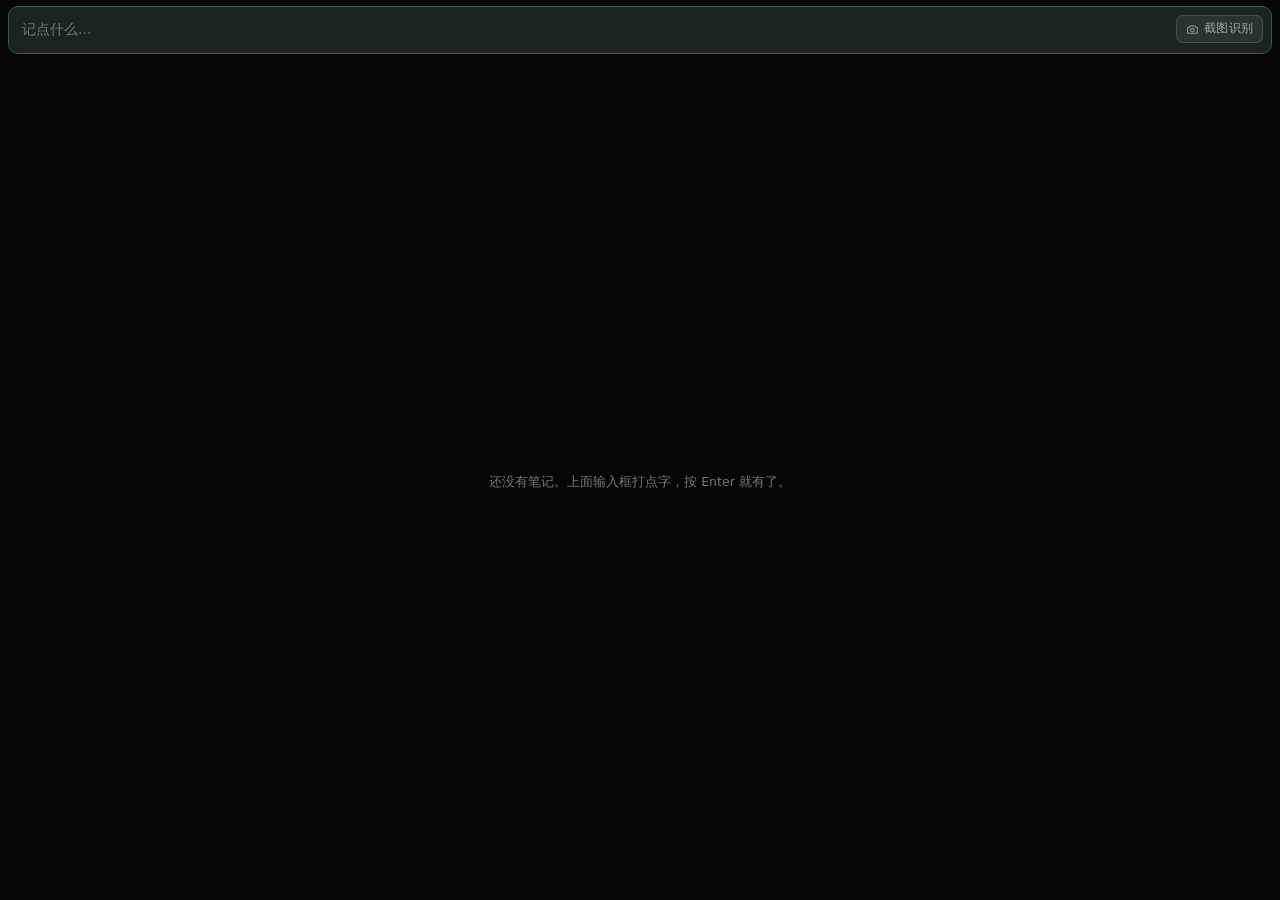
<file: web/index.html>
<!DOCTYPE html>
<html lang="zh-CN">
<head>
<meta charset="utf-8">
<meta name="viewport" content="width=device-width, initial-scale=1.0">
<title>随记</title>
<link rel="stylesheet" href="style.css?v=2841">
</head>
<body>

  <div class="composer-area">
    <div class="composer-wrap">
      <div class="composer-box">
        <textarea id="composer" class="composer" rows="1"
                  placeholder="记点什么…"></textarea>
        <button class="composer-ocr" id="composerOcr" type="button"
                title="截图识别：粘贴待办截图，自动拆成多条" aria-label="截图识别">
          <svg viewBox="0 0 16 16" width="13" height="13" aria-hidden="true"><path d="M2 5.2h2.1L5 3.6h6l.9 1.6H14v7.3H2z" fill="none" stroke="currentColor" stroke-width="1.25" stroke-linejoin="round"/><circle cx="8" cy="8.6" r="2.15" fill="none" stroke="currentColor" stroke-width="1.25"/></svg><span>截图识别</span>
        </button>
        <div class="composer-bar" id="composerBar">
          <div class="composer-hint" id="composerHint"><kbd>Enter</kbd> 新建</div>
          <button class="composer-clear" id="composerClear" type="button"
                  title="清除输入" aria-label="清除输入">清除</button>
        </div>
        <div class="cdrop" id="composerDrop" aria-hidden="true"></div>
      </div>
    </div>
    <!-- 批量编辑时占用输入框的位置（输入框隐藏），全选在左，操作在右 -->
    <div class="batchbar" id="batchbar">
      <button id="batchAll">全选</button>
      <button id="batchClean" title="把「已完成」里的全部移入回收站">清理</button>
      <span class="spacer"></span>
      <button id="batchTodo">设待办</button>
      <button id="batchDone">设已办</button>
      <button id="batchDel" class="danger">删除</button>
      <button id="batchExit">退出</button>
    </div>
  </div>

  <!-- 优先级筛选条：只有给优先级起了名字才出现（见 app.js renderStrip） -->
  <div class="fstrip" id="fstrip" aria-label="按优先级筛选"></div>

  <div class="searchbar" id="searchbar"></div>

  <div class="list-wrap">
    <div id="list"></div>
  </div>

  <button class="totop" id="totop" type="button" title="回到顶部"
          aria-label="回到顶部" tabindex="-1">
    <svg viewBox="0 0 16 16" aria-hidden="true">
      <path d="M8 12.5V3.8 M3.8 8 L8 3.8 L12.2 8"
            fill="none" stroke="currentColor" stroke-width="1.7"
            stroke-linecap="round" stroke-linejoin="round"/>
    </svg>
  </button>

  <button class="totop" id="todone" type="button" title="跳到已完成待办"
          aria-label="跳到已完成待办" tabindex="-1">
    <svg viewBox="0 0 16 16" aria-hidden="true">
      <path d="M3.4 8.5 L6.5 11.5 L12.6 4.7"
            fill="none" stroke="currentColor" stroke-width="1.7"
            stroke-linecap="round" stroke-linejoin="round"/>
    </svg>
  </button>

  <div class="edge-glow top"><i></i></div>
  <div class="edge-glow bottom"><i></i></div>

  <div class="hint" id="hint"></div>
  <div class="colorpop" id="colorpop"></div>

  <div class="panel" id="settings">
    <div class="box">
      <div class="hd"><b>设置</b><span class="x" id="setClose">✕</span></div>
      <div class="bd">
        <div style="font-size:12px;color:var(--muted);margin-bottom:8px">配色</div>
        <div class="palettes" id="palettes"></div>
        <div class="row" style="margin-top:12px"><span class="k">拖到边界的提示色</span><span class="edgecols" id="edgeColors"></span></div>
        <div class="row"><span class="k">提示闪烁节奏</span><span class="edgepulse" id="edgePulses"></span></div>

        <div class="sep"></div>
        <div class="secttl">优先级名称</div>
        <div class="labelgrid" id="labelGrid"></div>
        <div class="datanote">给每条优先级起个名字（最多 5 个字），它会显示在待办条左上角，也可以拿来筛选；留空就不显示。名字属于颜色本身，两端共用同一份。</div>

        <div style="height:14px"></div>
        <div class="row"><span class="k">开机自启</span><span class="switch" id="swAuto"><i></i></span></div>
        <div class="row"><span class="k">右键设为已完成</span><span class="switch" id="swRight"><i></i></span></div>
        <div class="row"><span class="k">回收站</span><span class="go" id="rowTrash">打开 ›</span></div>
        <div class="row"><span class="k">关闭窗口时收进托盘</span><span class="switch" id="swClose"><i></i></span></div>

        <div class="sep"></div>
        <div class="secttl">截图识别（OCR）</div>
        <div class="row"><span class="k">识别引擎</span>
          <select class="ocrsel" id="ocrEngine">
            <option value="baidu">百度 OCR（免费 1000 次/月）</option>
            <option value="space">OCR.space（免注册）</option>
            <option value="system">Windows 自带（离线）</option>
          </select>
        </div>
        <div class="ocrtune" id="ocrSpaceBox" style="display:none">
          <input class="lgin ocrkey" id="ocrSpaceKey" type="text" spellcheck="false" autocomplete="off" placeholder="OCR.space Key（留空用免费演示额度）">
        </div>
        <div class="ocrtune" id="ocrBaiduBox">
          <input class="lgin ocrkey" id="ocrKey" type="text" spellcheck="false" autocomplete="off" placeholder="百度 API Key">
          <input class="lgin ocrkey" id="ocrSecret" type="text" spellcheck="false" autocomplete="off" placeholder="百度 Secret Key">
        </div>
        <div class="datarow" style="margin-top:6px">
          <button id="btnOcrSave">保存</button>
          <button id="btnOcrTest" style="background:transparent;border:1px solid var(--line);color:var(--text)">测试</button>
        </div>
        <div class="datanote">百度：登录 cloud.baidu.com → 文字识别 → 创建应用，把 API Key / Secret Key 填进来，每月 1000 次免费。OCR.space 不用注册（演示额度有频率限制）。</div>

        <div class="sep"></div>
        <div class="secttl">数据目录</div>
        <div class="dataroot" id="dataRootPath">—</div>
        <div class="datarow">
          <button id="btnDataRoot">更改目录…</button>
          <span class="dsize" id="dataSize">—</span>
        </div>
        <div class="row"><span class="k">清理无主附件</span><span class="go" id="rowOrphan">检查 ›</span></div>
        <div class="datanote">改成 OneDrive 里的文件夹即可跨端同步；换目录会把当前待办<b>移动</b>过去（源目录清空），并与目标目录已有数据按 id 合并去重。</div>
      </div>
    </div>
  </div>

  <div class="panel" id="trashpanel">
    <div class="box">
      <div class="hd"><b>回收站</b><span class="thmeta" id="trashMeta"></span><span class="x" id="trashClose">✕</span></div>
      <div class="bd">
        <div id="trashlist"></div>
        <div style="margin-top:12px;text-align:right">
          <button id="trashEmpty" style="background:transparent;border:1px solid var(--line);color:#e0796f;font:inherit;font-size:12px;padding:6px 12px;border-radius:8px;cursor:pointer">清空回收站</button>
        </div>
      </div>
    </div>
  </div>

  <!-- 大文本查看器：超长笔记不在卡片里展开，在这里分页看/改 -->
  <div class="panel rawpanel" id="rawpanel">
    <div class="box">
      <div class="hd">
        <b id="rawTitle">全文</b>
        <span class="thmeta" id="rawMeta"></span>
        <span class="x" id="rawClose">✕</span>
      </div>
      <div class="bd">
        <div class="rawbody" id="rawBody"><div class="text md open" id="rawMd"></div></div>
        <textarea class="rawedit" id="rawEdit2" spellcheck="false" style="display:none"></textarea>
        <div class="rawnav">
          <button id="rawPrev" type="button">上一页</button>
          <span id="rawPage">1 / 1</span>
          <button id="rawNext" type="button">下一页</button>
          <span class="spacer"></span>
          <button id="rawEdit" class="primary" type="button">编辑全文</button>
          <button id="rawSave" type="button" style="display:none">保存</button>
        </div>
      </div>
    </div>
  </div>

  <script src="Sortable.min.js?v=2841"></script>
  <script src="app.js?v=2841"></script>
</body>
</html>
</file>
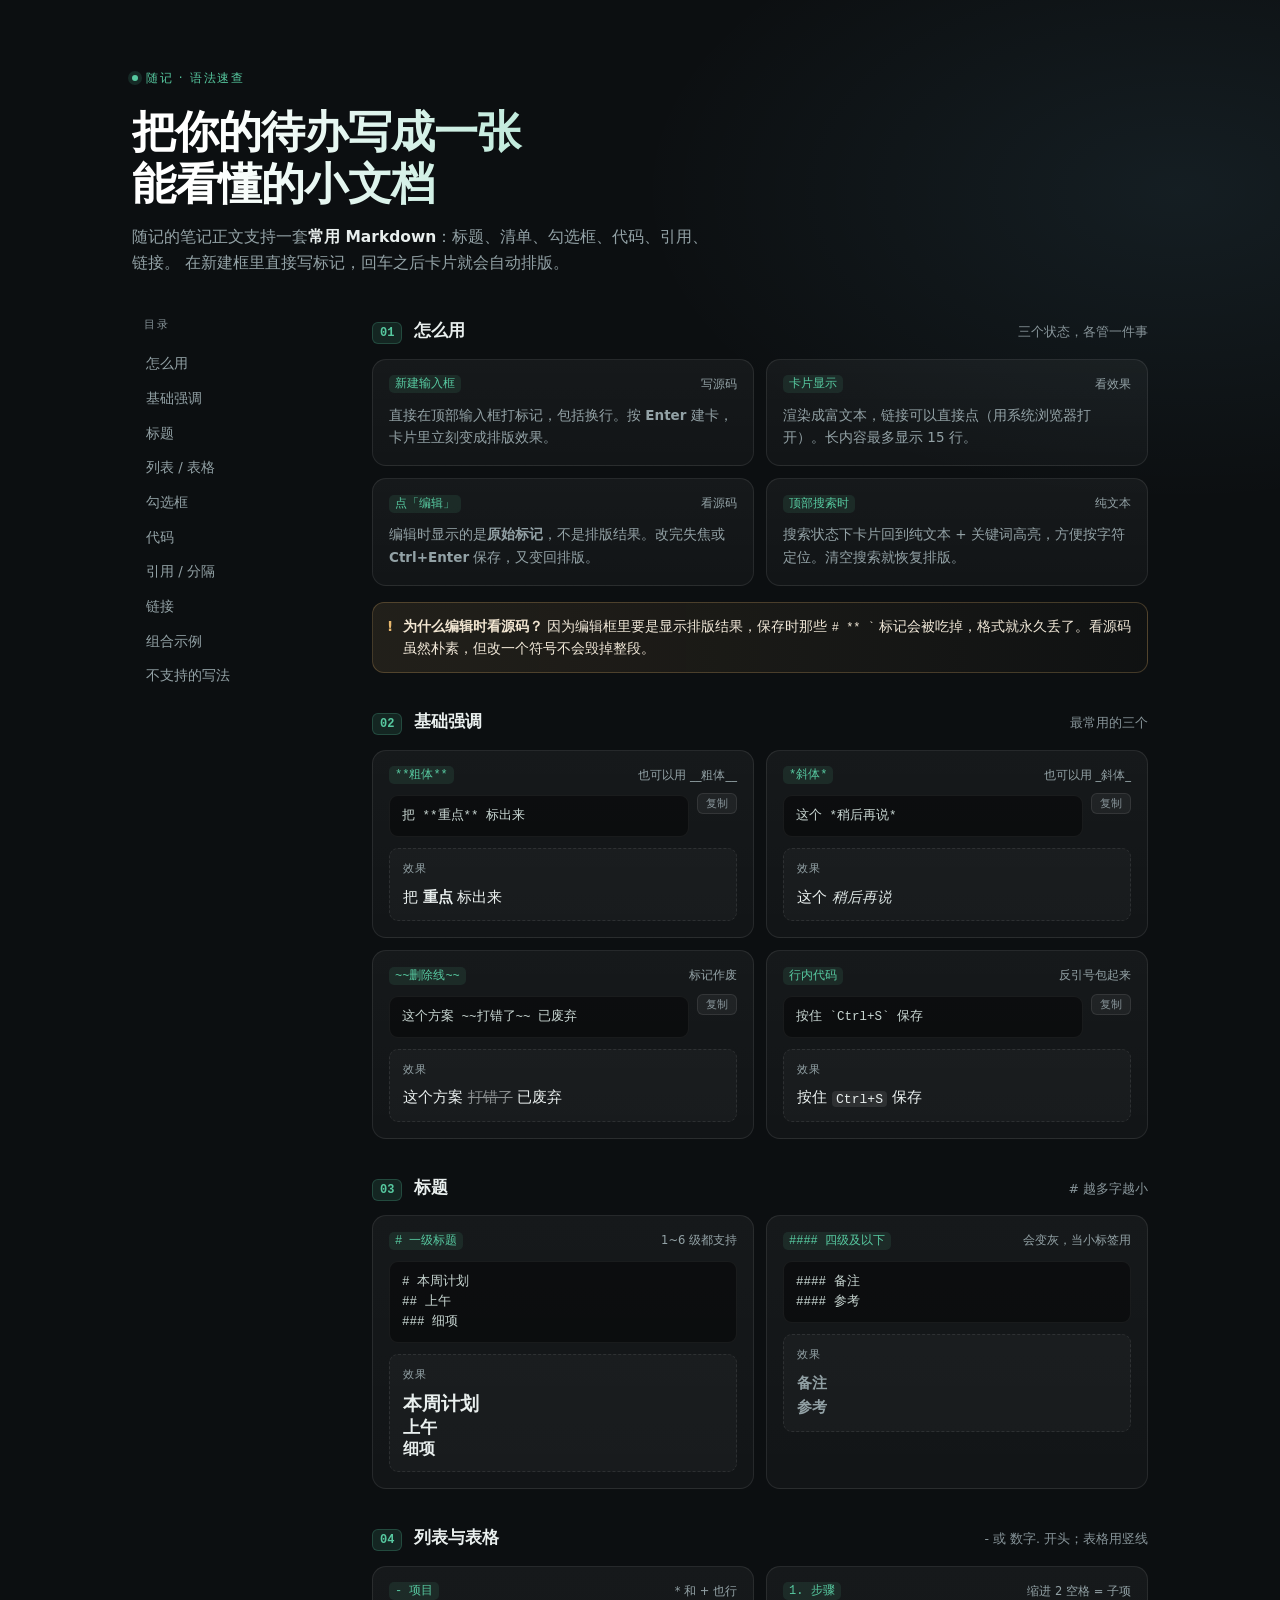
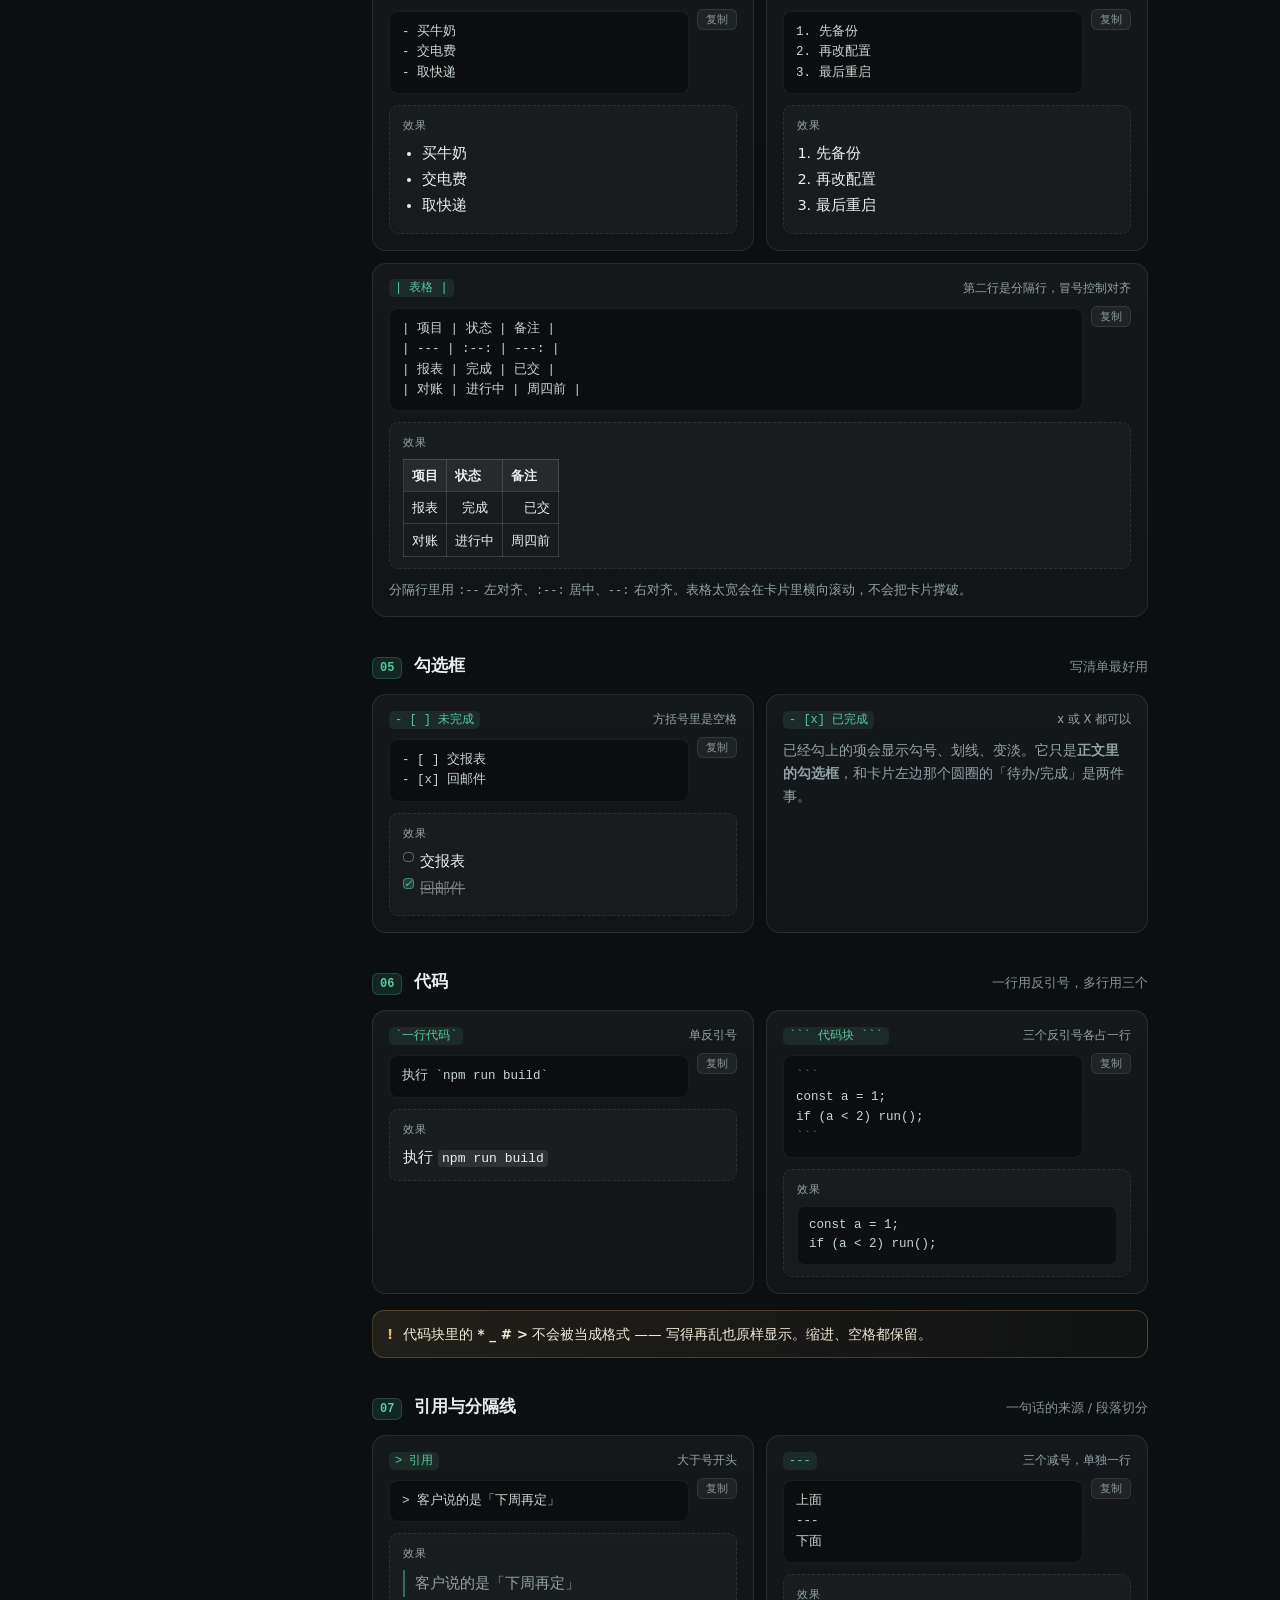
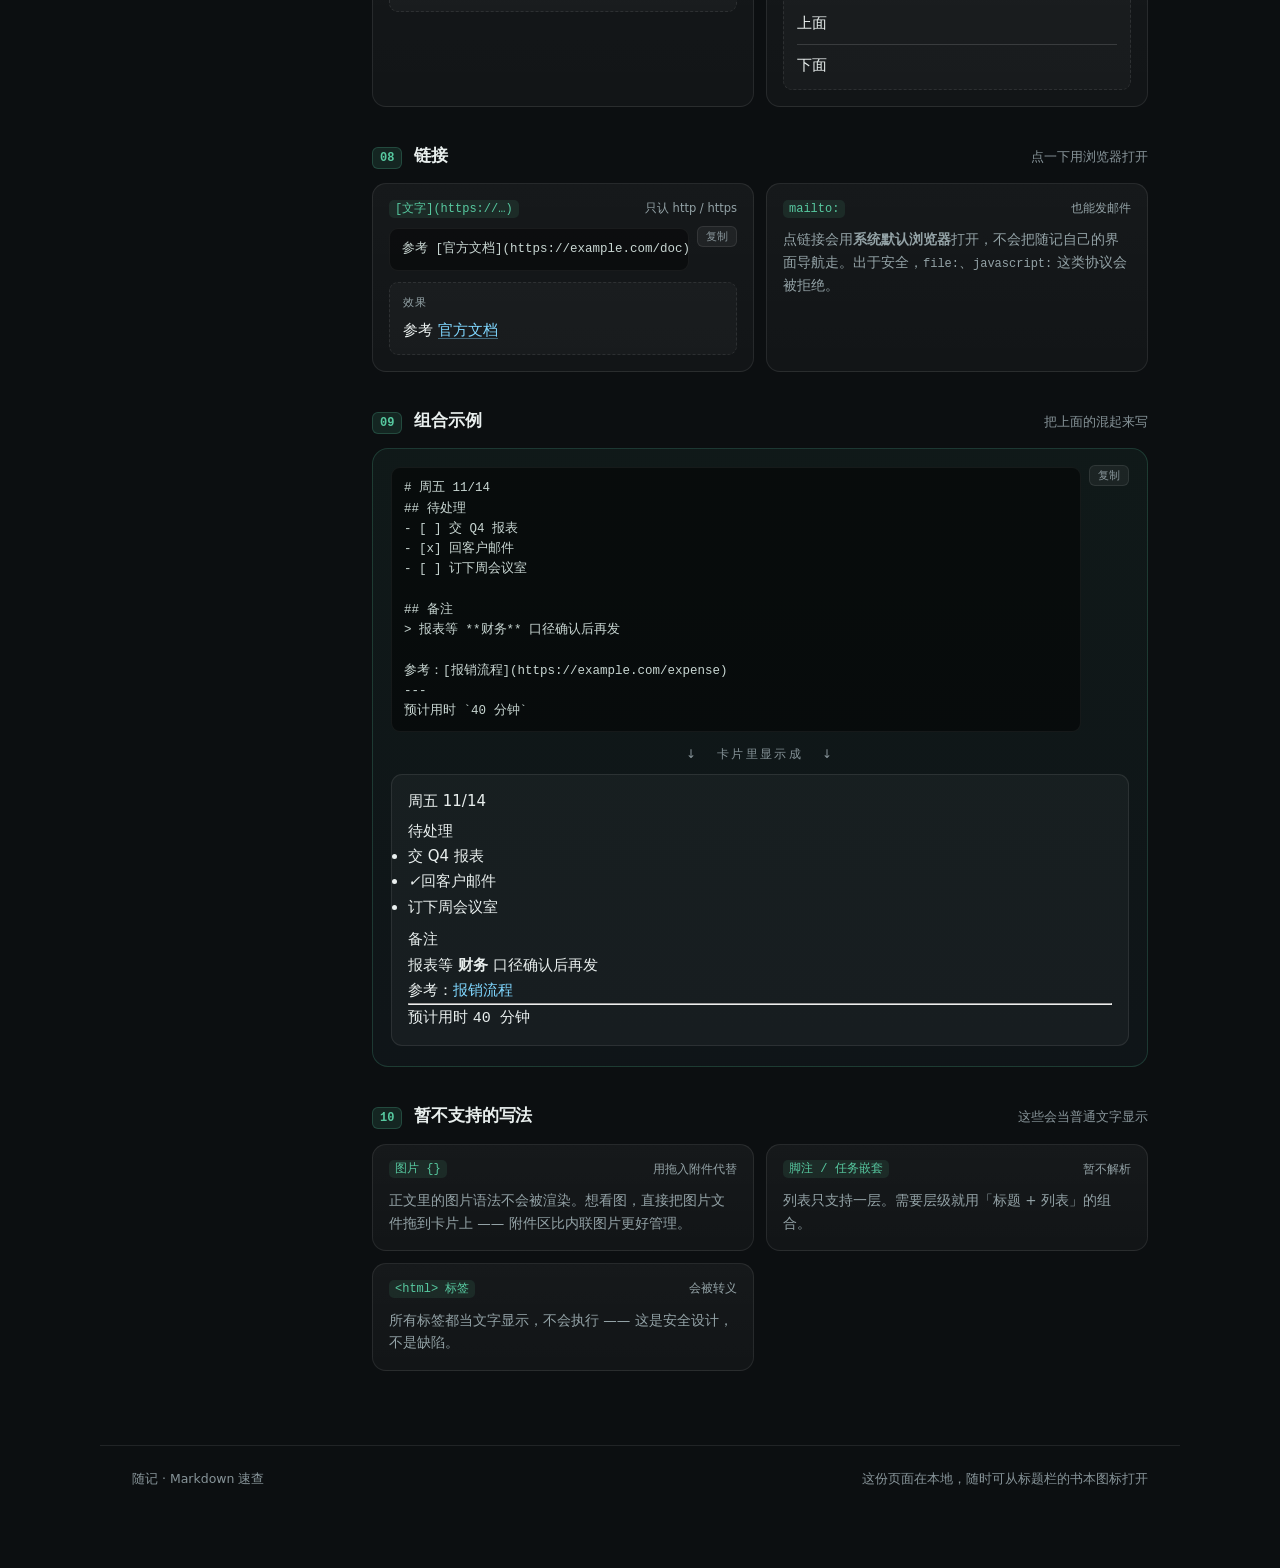
<file: web/md-guide.html>
<!DOCTYPE html>
<html lang="zh-CN">
<head>
<meta charset="utf-8">
<meta name="viewport" content="width=device-width, initial-scale=1">
<title>随记 · Markdown 速查</title>
<style>
  :root{
    --bg:#0c0f11;
    --bg2:#11161a;
    --card:rgba(255,255,255,.045);
    --card2:rgba(255,255,255,.028);
    --line:rgba(255,255,255,.085);
    --line2:rgba(255,255,255,.14);
    --text:#e9efee;
    --muted:#93a2a6;
    --faint:#879499;
    --accent:#57c9a0;
    --accent2:#7fd7ff;
    --warn:#e8b86d;
    --mono:ui-monospace,"Cascadia Mono",Consolas,"SF Mono",Menlo,monospace;
    --sans:-apple-system,BlinkMacSystemFont,"Segoe UI","PingFang SC","Microsoft YaHei",system-ui,sans-serif;
  }
  *{box-sizing:border-box;margin:0;padding:0}
  html{scroll-behavior:smooth}
  body{
    background:
      radial-gradient(1100px 620px at 12% -8%,rgba(87,201,160,.10),transparent 62%),
      radial-gradient(900px 520px at 92% 4%,rgba(127,215,255,.075),transparent 60%),
      var(--bg);
    color:var(--text);
    font:15px/1.68 var(--sans);
    -webkit-font-smoothing:antialiased;
    padding-bottom:80px;
  }
  a{color:var(--accent2);text-decoration:none}

  /* ---------- 顶部 ---------- */
  .hero{
    position:relative;
    padding:64px 32px 40px;
    max-width:1080px;margin:0 auto;
  }
  .kicker{
    display:inline-flex;align-items:center;gap:8px;
    font-size:12px;letter-spacing:.14em;text-transform:uppercase;
    color:var(--accent);margin-bottom:18px;
  }
  .kicker i{width:6px;height:6px;border-radius:50%;background:var(--accent);
    box-shadow:0 0 0 4px rgba(87,201,160,.14)}
  h1{
    font-size:clamp(30px,4.4vw,44px);
    line-height:1.18;font-weight:700;letter-spacing:-.02em;
    background:linear-gradient(96deg,#ffffff 8%,#b9e8d8 42%,#8ed0e8 82%);
    -webkit-background-clip:text;background-clip:text;color:transparent;
  }
  .sub{margin-top:14px;max-width:60ch;color:var(--muted);font-size:15.5px}
  .sub b{color:var(--text);font-weight:600}

  /* ---------- 布局 ---------- */
  .wrap{max-width:1080px;margin:0 auto;padding:0 32px;
    display:grid;grid-template-columns:196px minmax(0,1fr);gap:44px;align-items:start}
  @media (max-width:860px){
    .wrap{grid-template-columns:1fr;gap:24px}
    .toc{position:static !important;order:-1}
  }

  /* ---------- 侧栏 ---------- */
  .toc{position:sticky;top:28px;font-size:13.5px}
  .toc .t{font-size:11px;letter-spacing:.16em;text-transform:uppercase;
    color:var(--faint);margin:0 0 12px 12px}
  .toc a{
    display:block;padding:6px 12px;border-radius:8px;color:var(--muted);
    border-left:2px solid transparent;transition:.16s;
  }
  .toc a:hover{color:var(--text);background:var(--card2)}
  .toc a.on{color:var(--text);border-left-color:var(--accent);
    background:linear-gradient(90deg,rgba(87,201,160,.12),transparent)}

  /* ---------- 章节 ---------- */
  section{margin-bottom:34px;scroll-margin-top:24px}
  .shead{display:flex;align-items:baseline;gap:12px;margin-bottom:14px}
  .shead h2{font-size:17px;font-weight:650;letter-spacing:-.01em}
  .shead .n{font:600 12px/1 var(--mono);color:var(--accent);
    background:rgba(87,201,160,.12);border:1px solid rgba(87,201,160,.22);
    padding:4px 7px;border-radius:6px}
  .shead .hint{color:var(--faint);font-size:12.5px;margin-left:auto}

  /* ---------- 卡片 ---------- */
  .grid{display:grid;gap:12px}
  .row2{grid-template-columns:repeat(auto-fit,minmax(280px,1fr))}
  .item{
    background:linear-gradient(180deg,var(--card),var(--card2));
    border:1px solid var(--line);border-radius:14px;
    padding:15px 16px 16px;
    transition:border-color .18s,transform .18s,box-shadow .18s;
  }
  .item:hover{border-color:var(--line2);transform:translateY(-1px);
    box-shadow:0 10px 26px -18px rgba(0,0,0,.9)}
  .item .name{display:flex;align-items:center;gap:8px;font-size:13px;
    color:var(--muted);margin-bottom:10px}
  .item .name code{
    font:500 12px/1 var(--mono);color:var(--accent);
    background:rgba(87,201,160,.10);border-radius:5px;padding:3px 6px}
  .item .name .why{margin-left:auto;font-size:11.5px;color:var(--muted)}

  /* 源码块 */
  pre.src{
    font:400 12.5px/1.62 var(--mono);
    background:rgba(0,0,0,.42);
    border:1px solid rgba(255,255,255,.06);
    border-radius:9px;padding:10px 12px;
    overflow-x:auto;color:#c8d6d2;white-space:pre;
  }
  pre.src .sym{color:#8fd8bf}
  pre.src .cmt{color:#5f6f74}

  /* 渲染示例 */
  .demo{
    margin-top:11px;padding:11px 13px;border-radius:9px;
    background:rgba(255,255,255,.026);
    border:1px dashed rgba(255,255,255,.09);
    font-size:14.5px;
  }
  .demo .lbl{font-size:10.5px;letter-spacing:.1em;text-transform:uppercase;
    color:var(--muted);margin-bottom:7px}
  .demo p{margin:0 0 .4em}
  .demo p:last-child{margin-bottom:0}
  .demo .h1{font-size:1.34em;font-weight:650;line-height:1.3}
  .demo .h2{font-size:1.2em;font-weight:650;line-height:1.32}
  .demo .h3{font-size:1.08em;font-weight:650;line-height:1.34}
  .demo .h4{font-size:1.0em;font-weight:650;color:var(--muted)}
  .demo b{font-weight:650}
  .demo i{font-style:italic;color:#dfe9e7}
  .demo del{opacity:.55}
  .demo code.inl{font:400 .9em/1.4 var(--mono);
    background:rgba(255,255,255,.09);border-radius:4px;padding:.06em .34em}
  .demo .codeblk{
    font:400 12.5px/1.55 var(--mono);white-space:pre;overflow-x:auto;
    background:rgba(0,0,0,.45);border:1px solid rgba(255,255,255,.06);
    border-radius:7px;padding:9px 11px;color:#c8d6d2}
  .demo ul,.demo ol{margin:.15em 0 .3em;padding-left:1.3em}
  .demo li{margin:.1em 0}
  .demo .tasks{list-style:none;padding-left:0}
  .demo .task{display:flex;gap:.45em;align-items:flex-start;margin:.14em 0}
  .demo .box{flex:0 0 auto;width:1.02em;height:1.02em;margin-top:.24em;
    border:1.4px solid rgba(233,239,238,.34);border-radius:4px;
    font-size:.72em;line-height:1;display:inline-flex;align-items:center;
    justify-content:center;color:var(--accent)}
  .demo .task.done .box{border-color:rgba(87,201,160,.55);
    background:rgba(87,201,160,.20)}
  .demo .task.done span{opacity:.5;text-decoration:line-through}
  .demo blockquote{margin:.2em 0;padding:.1em 0 .1em .7em;
    border-left:2px solid rgba(87,201,160,.45);color:var(--muted)}
  .demo hr{border:0;border-top:1px solid var(--line2);margin:.6em 0}
  .demo .lk{color:var(--accent2);
    border-bottom:1px solid rgba(127,215,255,.4)}
  .demo table{border-collapse:collapse;font-size:13px}
  .demo th,.demo td{border:1px solid var(--line2);padding:4px 9px;text-align:left}
  .demo th{background:rgba(255,255,255,.05);font-weight:600}

  /* 提示条 */
  .note{
    display:flex;gap:10px;align-items:flex-start;
    background:linear-gradient(90deg,rgba(232,184,109,.10),rgba(232,184,109,.02));
    border:1px solid rgba(232,184,109,.24);border-radius:12px;
    padding:12px 14px;margin:16px 0 26px;font-size:13.5px;color:#f2e9d9;
  }
  .note .ic{flex:0 0 auto;color:var(--warn);font-weight:700}
  .note b{color:#f2e6d2}

  /* 组合示例 */
  .combo{
    background:linear-gradient(180deg,rgba(87,201,160,.055),rgba(127,215,255,.03));
    border:1px solid rgba(87,201,160,.2);border-radius:16px;padding:18px 18px 20px;
  }
  .combo pre.src{background:rgba(0,0,0,.5)}
  .combo .arrow{text-align:center;color:var(--faint);font-size:12px;
    letter-spacing:.2em;margin:12px 0 10px}
  .combo .out{background:rgba(255,255,255,.035);border:1px solid var(--line);
    border-radius:11px;padding:14px 16px}

  footer{
    max-width:1080px;margin:40px auto 0;padding:22px 32px 0;
    border-top:1px solid var(--line);color:var(--faint);font-size:12.5px;
    display:flex;flex-wrap:wrap;gap:10px;justify-content:space-between;
  }

  /* 复制按钮 */
  .cp{
    float:right;font:500 11px/1 var(--sans);color:var(--faint);
    background:rgba(255,255,255,.05);border:1px solid var(--line);
    border-radius:6px;padding:4px 8px;cursor:pointer;margin:-2px 0 0 8px;
    transition:.16s;
  }
  .cp:hover{color:var(--text);border-color:var(--line2);
    background:rgba(255,255,255,.09)}
  .cp.ok{color:var(--accent);border-color:rgba(87,201,160,.4)}
</style>
</head>
<body>

<header class="hero">
  <div class="kicker"><i></i>随记 · 语法速查</div>
  <h1>把你的待办写成一张<br>能看懂的小文档</h1>
  <p class="sub">随记的笔记正文支持一套<b>常用 Markdown</b>：标题、清单、勾选框、代码、引用、链接。
     在新建框里直接写标记，回车之后卡片就会自动排版。</p>
</header>

<div class="wrap">

  <nav class="toc">
    <p class="t">目录</p>
    <a href="#how">怎么用</a>
    <a href="#basic">基础强调</a>
    <a href="#head">标题</a>
    <a href="#list">列表 / 表格</a>
    <a href="#task">勾选框</a>
    <a href="#code">代码</a>
    <a href="#quote">引用 / 分隔</a>
    <a href="#link">链接</a>
    <a href="#combo">组合示例</a>
    <a href="#limit">不支持的写法</a>
  </nav>

  <main>

    <section id="how">
      <div class="shead"><span class="n">01</span><h2>怎么用</h2><span class="hint">三个状态，各管一件事</span></div>
      <div class="grid row2">
        <div class="item">
          <div class="name"><code>新建输入框</code><span class="why">写源码</span></div>
          <p style="font-size:13.5px;color:var(--muted)">直接在顶部输入框打标记，包括换行。按 <b>Enter</b> 建卡，卡片里立刻变成排版效果。</p>
        </div>
        <div class="item">
          <div class="name"><code>卡片显示</code><span class="why">看效果</span></div>
          <p style="font-size:13.5px;color:var(--muted)">渲染成富文本，链接可以直接点（用系统浏览器打开）。长内容最多显示 15 行。</p>
        </div>
        <div class="item">
          <div class="name"><code>点「编辑」</code><span class="why">看源码</span></div>
          <p style="font-size:13.5px;color:var(--muted)">编辑时显示的是<b>原始标记</b>，不是排版结果。改完失焦或 <b>Ctrl+Enter</b> 保存，又变回排版。</p>
        </div>
        <div class="item">
          <div class="name"><code>顶部搜索时</code><span class="why">纯文本</span></div>
          <p style="font-size:13.5px;color:var(--muted)">搜索状态下卡片回到纯文本 + 关键词高亮，方便按字符定位。清空搜索就恢复排版。</p>
        </div>
      </div>

      <div class="note">
        <span class="ic">!</span>
        <div><b>为什么编辑时看源码？</b> 因为编辑框里要是显示排版结果，保存时那些 <code style="font:400 12px var(--mono)"># ** `</code> 标记会被吃掉，格式就永久丢了。看源码虽然朴素，但改一个符号不会毁掉整段。</div>
      </div>
    </section>

    <section id="basic">
      <div class="shead"><span class="n">02</span><h2>基础强调</h2><span class="hint">最常用的三个</span></div>
      <div class="grid row2">

        <div class="item">
          <div class="name"><code>**粗体**</code><span class="why">也可以用 __粗体__</span></div>
          <button class="cp" data-c="**重点**">复制</button>
          <pre class="src">把 **重点** 标出来</pre>
          <div class="demo"><div class="lbl">效果</div><p>把 <b>重点</b> 标出来</p></div>
        </div>

        <div class="item">
          <div class="name"><code>*斜体*</code><span class="why">也可以用 _斜体_</span></div>
          <button class="cp" data-c="*稍后再说*">复制</button>
          <pre class="src">这个 *稍后再说*</pre>
          <div class="demo"><div class="lbl">效果</div><p>这个 <i>稍后再说</i></p></div>
        </div>

        <div class="item">
          <div class="name"><code>~~删除线~~</code><span class="why">标记作废</span></div>
          <button class="cp" data-c="~~打错了~~">复制</button>
          <pre class="src">这个方案 ~~打错了~~ 已废弃</pre>
          <div class="demo"><div class="lbl">效果</div><p>这个方案 <del>打错了</del> 已废弃</p></div>
        </div>

        <div class="item">
          <div class="name"><code>行内代码</code><span class="why">反引号包起来</span></div>
          <button class="cp" data-c="按住 `Ctrl+S` 保存">复制</button>
          <pre class="src">按住 `Ctrl+S` 保存</pre>
          <div class="demo"><div class="lbl">效果</div><p>按住 <code class="inl">Ctrl+S</code> 保存</p></div>
        </div>

      </div>
    </section>

    <section id="head">
      <div class="shead"><span class="n">03</span><h2>标题</h2><span class="hint"># 越多字越小</span></div>
      <div class="grid row2">
        <div class="item">
          <div class="name"><code># 一级标题</code><span class="why">1~6 级都支持</span></div>
          <pre class="src"># 本周计划
## 上午
### 细项</pre>
          <div class="demo"><div class="lbl">效果</div>
            <div class="h1">本周计划</div>
            <div class="h2">上午</div>
            <div class="h3">细项</div>
          </div>
        </div>
        <div class="item">
          <div class="name"><code>#### 四级及以下</code><span class="why">会变灰，当小标签用</span></div>
          <pre class="src">#### 备注
#### 参考</pre>
          <div class="demo"><div class="lbl">效果</div>
            <div class="h4">备注</div>
            <div class="h4">参考</div>
          </div>
        </div>
      </div>
    </section>

    <section id="list">
      <div class="shead"><span class="n">04</span><h2>列表与表格</h2><span class="hint">- 或 数字. 开头；表格用竖线</span></div>
      <div class="grid row2">
        <div class="item">
          <div class="name"><code>- 项目</code><span class="why">* 和 + 也行</span></div>
          <button class="cp" data-c="- 买牛奶
- 交电费
- 取快递">复制</button>
          <pre class="src">- 买牛奶
- 交电费
- 取快递</pre>
          <div class="demo"><div class="lbl">效果</div>
            <ul><li>买牛奶</li><li>交电费</li><li>取快递</li></ul>
          </div>
        </div>
        <div class="item">
          <div class="name"><code>1. 步骤</code><span class="why">缩进 2 空格 = 子项</span></div>
          <button class="cp" data-c="1. 先备份
2. 再改配置
3. 最后重启">复制</button>
          <pre class="src">1. 先备份
2. 再改配置
3. 最后重启</pre>
          <div class="demo"><div class="lbl">效果</div>
            <ol><li>先备份</li><li>再改配置</li><li>最后重启</li></ol>
          </div>
        </div>

        <div class="item" style="grid-column:1/-1">
          <div class="name"><code>| 表格 |</code><span class="why">第二行是分隔行，冒号控制对齐</span></div>
          <button class="cp" data-c="| 项目 | 状态 | 备注 |
| --- | :--: | ---: |
| 报表 | 完成 | 已交 |
| 对账 | 进行中 | 周四前 |">复制</button>
          <pre class="src">| 项目 | 状态 | 备注 |
| --- | :--: | ---: |
| 报表 | 完成 | 已交 |
| 对账 | 进行中 | 周四前 |</pre>
          <div class="demo"><div class="lbl">效果</div>
            <table style="border-collapse:collapse;font-size:.93em">
              <thead><tr>
                <th style="border:1px solid var(--line2);padding:.32em .6em;background:rgba(255,255,255,.06)">项目</th>
                <th style="border:1px solid var(--line2);padding:.32em .6em;background:rgba(255,255,255,.06)">状态</th>
                <th style="border:1px solid var(--line2);padding:.32em .6em;background:rgba(255,255,255,.06)">备注</th>
              </tr></thead>
              <tbody>
                <tr><td style="border:1px solid var(--line2);padding:.32em .6em">报表</td><td style="border:1px solid var(--line2);padding:.32em .6em;text-align:center">完成</td><td style="border:1px solid var(--line2);padding:.32em .6em;text-align:right">已交</td></tr>
                <tr><td style="border:1px solid var(--line2);padding:.32em .6em">对账</td><td style="border:1px solid var(--line2);padding:.32em .6em;text-align:center">进行中</td><td style="border:1px solid var(--line2);padding:.32em .6em;text-align:right">周四前</td></tr>
              </tbody>
            </table>
          </div>
          <p style="margin-top:10px;font-size:13px;color:var(--muted)">分隔行里用 <code style="font:400 12px var(--mono)">:--</code> 左对齐、<code style="font:400 12px var(--mono)">:--:</code> 居中、<code style="font:400 12px var(--mono)">--:</code> 右对齐。表格太宽会在卡片里横向滚动，不会把卡片撑破。</p>
        </div>
      </div>
    </section>

    <section id="task">
      <div class="shead"><span class="n">05</span><h2>勾选框</h2><span class="hint">写清单最好用</span></div>
      <div class="grid row2">
        <div class="item">
          <div class="name"><code>- [ ] 未完成</code><span class="why">方括号里是空格</span></div>
          <button class="cp" data-c="- [ ] 交报表
- [x] 回邮件">复制</button>
          <pre class="src">- [ ] 交报表
- [x] 回邮件</pre>
          <div class="demo"><div class="lbl">效果</div>
            <ul class="tasks">
              <li class="task"><i class="box"></i><span>交报表</span></li>
              <li class="task done"><i class="box">✓</i><span>回邮件</span></li>
            </ul>
          </div>
        </div>
        <div class="item">
          <div class="name"><code>- [x] 已完成</code><span class="why">x 或 X 都可以</span></div>
          <p style="font-size:13.5px;color:var(--muted)">已经勾上的项会显示勾号、划线、变淡。它只是<b>正文里的勾选框</b>，和卡片左边那个圆圈的「待办/完成」是两件事。</p>
        </div>
      </div>
    </section>

    <section id="code">
      <div class="shead"><span class="n">06</span><h2>代码</h2><span class="hint">一行用反引号，多行用三个</span></div>
      <div class="grid row2">
        <div class="item">
          <div class="name"><code>`一行代码`</code><span class="why">单反引号</span></div>
          <button class="cp" data-c="执行 `npm run build`">复制</button>
          <pre class="src">执行 `npm run build`</pre>
          <div class="demo"><div class="lbl">效果</div><p>执行 <code class="inl">npm run build</code></p></div>
        </div>
        <div class="item">
          <div class="name"><code>``` 代码块 ```</code><span class="why">三个反引号各占一行</span></div>
          <button class="cp" data-c="```
const a = 1;
if (a &lt; 2) run();
```">复制</button>
          <pre class="src"><span class="cmt">```</span>
const a = 1;
if (a &lt; 2) run();
<span class="cmt">```</span></pre>
          <div class="demo"><div class="lbl">效果</div>
            <div class="codeblk">const a = 1;
if (a &lt; 2) run();</div>
          </div>
        </div>
      </div>
      <div class="note"><span class="ic">!</span>
        <div>代码块里的 <b>* _ # &gt;</b> 不会被当成格式 —— 写得再乱也原样显示。缩进、空格都保留。</div>
      </div>
    </section>

    <section id="quote">
      <div class="shead"><span class="n">07</span><h2>引用与分隔线</h2><span class="hint">一句话的来源 / 段落切分</span></div>
      <div class="grid row2">
        <div class="item">
          <div class="name"><code>&gt; 引用</code><span class="why">大于号开头</span></div>
          <button class="cp" data-c="&gt; 客户说的是「下周再定」">复制</button>
          <pre class="src">&gt; 客户说的是「下周再定」</pre>
          <div class="demo"><div class="lbl">效果</div>
            <blockquote>客户说的是「下周再定」</blockquote>
          </div>
        </div>
        <div class="item">
          <div class="name"><code>---</code><span class="why">三个减号，单独一行</span></div>
          <button class="cp" data-c="---
">复制</button>
          <pre class="src">上面
---
下面</pre>
          <div class="demo"><div class="lbl">效果</div>
            <p>上面</p><hr><p>下面</p>
          </div>
        </div>
      </div>
    </section>

    <section id="link">
      <div class="shead"><span class="n">08</span><h2>链接</h2><span class="hint">点一下用浏览器打开</span></div>
      <div class="grid row2">
        <div class="item">
          <div class="name"><code>[文字](https://…)</code><span class="why">只认 http / https</span></div>
          <button class="cp" data-c="参考 [官方文档](https://example.com/doc)">复制</button>
          <pre class="src">参考 [官方文档](https://example.com/doc)</pre>
          <div class="demo"><div class="lbl">效果</div>
            <p>参考 <a class="lk" href="#">官方文档</a></p>
          </div>
        </div>
        <div class="item">
          <div class="name"><code>mailto:</code><span class="why">也能发邮件</span></div>
          <p style="font-size:13.5px;color:var(--muted)">点链接会用<b>系统默认浏览器</b>打开，不会把随记自己的界面导航走。出于安全，<code style="font:400 12px var(--mono)">file:</code>、<code style="font:400 12px var(--mono)">javascript:</code> 这类协议会被拒绝。</p>
        </div>
      </div>
    </section>

    <section id="combo">
      <div class="shead"><span class="n">09</span><h2>组合示例</h2><span class="hint">把上面的混起来写</span></div>
      <div class="combo">
        <button class="cp" data-c="# 周五 11/14
## 待处理
- [ ] 交 Q4 报表
- [x] 回客户邮件
- [ ] 订下周会议室

## 备注
&gt; 报表等 **财务** 口径确认后再发

参考：[报销流程](https://example.com/expense)
---
预计用时 `40 分钟`">复制</button>
        <pre class="src"># 周五 11/14
## 待处理
- [ ] 交 Q4 报表
- [x] 回客户邮件
- [ ] 订下周会议室

## 备注
&gt; 报表等 **财务** 口径确认后再发

参考：[报销流程](https://example.com/expense)
---
预计用时 `40 分钟`</pre>
        <div class="arrow">↓ &nbsp; 卡片里显示成 &nbsp; ↓</div>
        <div class="out">
          <div class="h1">周五 11/14</div>
          <div class="h2" style="margin-top:.3em">待处理</div>
          <ul class="tasks">
            <li class="task"><i class="box"></i><span>交 Q4 报表</span></li>
            <li class="task done"><i class="box">✓</i><span>回客户邮件</span></li>
            <li class="task"><i class="box"></i><span>订下周会议室</span></li>
          </ul>
          <div class="h2" style="margin-top:.5em">备注</div>
          <blockquote>报表等 <b>财务</b> 口径确认后再发</blockquote>
          <p>参考：<a class="lk" href="#">报销流程</a></p>
          <hr>
          <p>预计用时 <code class="inl">40 分钟</code></p>
        </div>
      </div>
    </section>

    <section id="limit">
      <div class="shead"><span class="n">10</span><h2>暂不支持的写法</h2><span class="hint">这些会当普通文字显示</span></div>
      <div class="grid row2">
        <div class="item">
          <div class="name"><code>图片 {}</code><span class="why">用拖入附件代替</span></div>
          <p style="font-size:13.5px;color:var(--muted)">正文里的图片语法不会被渲染。想看图，直接把图片文件拖到卡片上 —— 附件区比内联图片更好管理。</p>
        </div>
        <div class="item">
          <div class="name"><code>脚注 / 任务嵌套</code><span class="why">暂不解析</span></div>
          <p style="font-size:13.5px;color:var(--muted)">列表只支持一层。需要层级就用「标题 + 列表」的组合。</p>
        </div>
        <div class="item">
          <div class="name"><code>&lt;html&gt; 标签</code><span class="why">会被转义</span></div>
          <p style="font-size:13.5px;color:var(--muted)">所有标签都当文字显示，不会执行 —— 这是安全设计，不是缺陷。</p>
        </div>
      </div>
    </section>

  </main>
</div>

<footer>
  <span>随记 · Markdown 速查</span>
  <span>这份页面在本地，随时可从标题栏的书本图标打开</span>
</footer>

<script>
  // 目录高亮
  var links = [].slice.call(document.querySelectorAll('.toc a'));
  var secs = links.map(function(a){ return document.querySelector(a.getAttribute('href')); }).filter(Boolean);
  function spy(){
    var y = window.scrollY + 120, cur = null;
    secs.forEach(function(s, i){ if (s.offsetTop <= y) cur = i; });
    links.forEach(function(a, i){ a.classList.toggle('on', i === cur); });
  }
  window.addEventListener('scroll', spy, {passive:true});
  spy();

  // 复制按钮
  document.addEventListener('click', function(e){
    var b = e.target.closest('.cp');
    if (!b) return;
    var txt = b.getAttribute('data-c') || '';
    var done = function(){
      b.textContent = '已复制'; b.classList.add('ok');
      setTimeout(function(){ b.textContent = '复制'; b.classList.remove('ok'); }, 1300);
    };
    if (navigator.clipboard && navigator.clipboard.writeText) {
      navigator.clipboard.writeText(txt).then(done, function(){ fallback(txt, done); });
    } else fallback(txt, done);
  });
  function fallback(txt, done){
    var ta = document.createElement('textarea');
    ta.value = txt; ta.style.position = 'fixed'; ta.style.opacity = '0';
    document.body.appendChild(ta); ta.select();
    try { document.execCommand('copy'); done(); } catch(err){}
    document.body.removeChild(ta);
  }
</script>
</body>
</html>
</file>
<file: web/style.css>
:root{
  --bg:#060606; --card:#2E3C37; --line:#44574F;
  --text:#EAF3EF; --muted:#A2B8B0; --accent:#4FBF95;
  /* 卡片＝一层很淡的白色透明玻璃，叠在背景上；不是实色块 */
  --card-soft:rgba(255,255,255,.044);
  --card-hover:rgba(255,255,255,.072);
  --card-done:rgba(255,255,255,.026);
  --text-done:color-mix(in srgb, var(--text) 48%, var(--bg));
  --faint:color-mix(in srgb, var(--muted) 66%, var(--bg));
  /* 拖到列表边界的提示色（设置里可换，默认暖红 #FF6F61） */
  --edge-r:255; --edge-g:111; --edge-b:97;
  /* 提示闪烁节奏：整条 animation 短写，设置里换 慢/标准/快/不闪 */
  --edge-pulse-anim:edgePulse 1.6s ease-in-out infinite;
}
*{box-sizing:border-box;margin:0;padding:0}
html,body{height:100%}
body{
  background: var(--bg);
  color:var(--text);
  font-family:"Segoe UI","Microsoft YaHei",system-ui,sans-serif;
  font-size:13.5px; overflow:hidden;
  display:flex; flex-direction:column;
  user-select:none;
  transition:background .2s ease;
}

/* ===== 标题栏（与窗口按钮同一行，整条可拖） ===== */
.titlebar{
  flex:0 0 auto; height:36px;
  display:flex; align-items:center;
  background:transparent;
  padding-left:12px;
}
.tb-drag{
  flex:1 1 auto; height:100%;
  display:flex; align-items:center; gap:8px;
  cursor:default;
  min-width:0;
}
.app-icon{display:flex;width:18px;height:18px}
.app-icon svg{width:18px;height:18px;display:block}
.app-name{
  font-size:12px; color:color-mix(in srgb, var(--text) 68%, var(--bg));
  letter-spacing:.2px; white-space:nowrap;
}
.tb-actions{display:flex; align-items:center; gap:1px; flex:0 0 auto}
.tbtn{
  width:30px;height:30px;border:none;background:transparent;
  border-radius:7px;display:flex;align-items:center;justify-content:center;
  color:color-mix(in srgb, var(--text) 72%, var(--bg));
  cursor:pointer; transition:background .14s ease,color .14s ease;
}
.tbtn svg{width:16px;height:16px}
.tbtn:hover{background:color-mix(in srgb, var(--card) 85%, transparent);color:var(--text)}
.tbtn.on{color:var(--accent);background:color-mix(in srgb, var(--accent) 14%, transparent)}

.tb-winctl{display:flex; align-items:center; flex:0 0 auto; margin-left:4px}
.wbtn{
  width:38px;height:36px;border:none;background:transparent;
  display:flex;align-items:center;justify-content:center;
  color:color-mix(in srgb, var(--text) 62%, var(--bg));
  cursor:pointer; transition:background .13s ease,color .13s ease;
}
.wbtn svg{width:12px;height:12px}
.wbtn:hover{background:color-mix(in srgb, var(--card) 90%, transparent);color:var(--text)}
.wbtn.close:hover{background:#c4433c;color:#fff}

/* ===== 输入区（宽度对齐卡片） ===== */
.composer-area{
  flex:0 0 auto;padding:6px 8px 10px 8px;   /* 原来 左28/右18 不对称；改成左右各 8，居中且更贴边 */
  /* 必须盖在 .sortable-fallback（position:fixed;z-index:100000）之上，
     否则被拖的卡片往上跑时会盖住输入框；这里让它从输入区下面滑过去 */
  position:relative;z-index:100001;background:var(--bg);
}
.composer-wrap{
  position:relative;
  transition:opacity .16s ease, transform .2s cubic-bezier(.22,1,.36,1), visibility .2s;
}
/* 进批量：输入框原地淡出并微微上移，批量条在同一位置接上（高度不变，列表不跳） */
body.batch .composer-wrap{
  opacity:0;visibility:hidden;pointer-events:none;
  transform:translateY(-6px) scale(.995);
}
.composer-box{
  position:relative;
  background:color-mix(in srgb, var(--card) 55%, transparent);
  border:1px solid var(--line); border-radius:10px;
  transition:border-color .16s ease, background .16s ease;
}
.composer-box:focus-within{
  border-color:color-mix(in srgb, var(--accent) 48%, transparent);
  background:color-mix(in srgb, var(--card) 74%, transparent);
}
.composer{
  display:block; width:100%;
  background:transparent; border:0; border-radius:10px;
  padding:12px 13px 6px; color:var(--text); font:inherit;
  outline:none; resize:none;
  min-height:46px; max-height:220px;
  line-height:1.55;
}
.composer{scrollbar-width:thin;scrollbar-color:color-mix(in srgb,var(--text) 22%,transparent) transparent}
.composer::-webkit-scrollbar{width:6px;height:6px}
.composer::-webkit-scrollbar-track{background:transparent;margin:5px 0}
.composer::-webkit-scrollbar-thumb{
  background:color-mix(in srgb,var(--text) 20%,transparent);
  border-radius:999px;border:1.5px solid transparent;background-clip:padding-box;
  min-height:30px;
}
.composer::-webkit-scrollbar-thumb:hover{
  background:color-mix(in srgb,var(--text) 34%,transparent);
  background-clip:padding-box;
}
.composer::placeholder{color:var(--faint)}

/* 截图识别按钮：贴在输入框右侧。只有输入框为空、且没在批量模式时出现；
   一旦开始打字就淡出（用户 2026-11-18 明确要求「输入东西后按钮就没有了」）。 */
.composer-ocr{
  position:absolute; right:8px; top:8px;
  display:flex; align-items:center; gap:5px;
  height:28px; padding:0 9px;
  border:1px solid color-mix(in srgb, var(--text) 14%, transparent);
  border-radius:7px;
  background:color-mix(in srgb, var(--card) 70%, transparent);
  color:color-mix(in srgb, var(--text) 62%, transparent);
  font:inherit; font-size:11.5px; letter-spacing:.02em; line-height:1;
  cursor:pointer; user-select:none;
  opacity:1; transform:none;
  transition:opacity .16s ease, transform .16s ease, background .16s ease,
             color .16s ease, border-color .16s ease;
}
.composer-ocr svg{flex:0 0 auto; opacity:.85}
.composer-ocr:hover{
  background:color-mix(in srgb, var(--text) 9%, transparent);
  color:var(--text);
  border-color:color-mix(in srgb, var(--text) 26%, transparent);
}
.composer-ocr:active{transform:scale(.96)}
/* 有字就消失 */
.composer-wrap.hastext .composer-ocr{
  opacity:0; transform:translateY(-3px); pointer-events:none;
}
/* 选中后：保持可见（即使空着也一直亮着），换主色，提示「当前在识别模式」 */
.composer-wrap.ocr .composer-ocr{
  opacity:1; pointer-events:auto;
  background:color-mix(in srgb, var(--accent) 22%, transparent);
  border-color:color-mix(in srgb, var(--accent) 62%, transparent);
  color:color-mix(in srgb, var(--accent) 88%, var(--text));
}
body.batch .composer-ocr{display:none}

/* 第二行：有文字才展开（高度 0 → 30px，和整窗动画同一条曲线）。
   左：Enter 新建提示；右：清除。输入框本体只占第一行。 */
.composer-bar{
  display:flex; align-items:center; gap:8px;
  height:0; padding:0 10px; overflow:hidden;
  opacity:0;
  transition:height .24s cubic-bezier(.22,1,.36,1), opacity .16s ease;
}
.composer-wrap.hastext .composer-bar{height:30px; opacity:1}

.composer-hint{
  margin-right:auto;
  font-size:10.5px; color:var(--faint);
  opacity:.85; transition:opacity .16s ease;
  pointer-events:none; display:flex; align-items:center; gap:4px;
  white-space:nowrap;
}
.composer-hint kbd{
  font:inherit; font-size:10px;
  border:1px solid var(--line); border-radius:4px;
  padding:1px 4px; color:inherit;
}

.composer-clear{
  margin-left:auto; flex:0 0 auto;
  height:20px; padding:0 8px; border:0; border-radius:6px;
  font:inherit; font-size:11px; letter-spacing:.02em; line-height:20px;
  background:transparent;
  color:color-mix(in srgb, var(--text) 56%, transparent);
  cursor:pointer;
  transition:background .18s ease, color .18s ease, transform .18s ease;
}
.composer-clear:hover{
  background:color-mix(in srgb, var(--text) 10%, transparent);
  color:var(--text);
}
.composer-clear:active{transform:scale(.94)}

/* 拖文件到输入框：框里长出虚线占位（和笔记里的附件空槽同一套视觉），
   松手后收起 → 文件以进度卡落进新建的待办里。 */
.cdrop{
  display:flex;align-items:center;gap:8px;
  height:0;padding:0 13px;overflow:hidden;opacity:0;
  transition:height .26s cubic-bezier(.22,1,.36,1), opacity .18s ease,
             padding .26s cubic-bezier(.22,1,.36,1);
}
.composer-wrap.dropping .cdrop{height:66px;padding:0 13px 8px;opacity:1}
.cdrop .slot{
  display:block;
  width:58px;height:58px;border-radius:10px;flex:0 0 auto;position:relative;
  border:1.5px dashed color-mix(in srgb,var(--accent) 62%,transparent);
  background:color-mix(in srgb,var(--accent) 9%,transparent);
  animation:cdropIn .26s cubic-bezier(.22,1,.36,1) both;
}
.cdrop .slot::after{
  content:"+";position:absolute;inset:0;
  display:flex;align-items:center;justify-content:center;
  font-size:22px;font-weight:300;line-height:1;
  color:color-mix(in srgb,var(--accent) 70%,transparent);
}
.cdrop .cdrop-more{font-size:11px;color:var(--faint);margin-left:2px}
/* 拖文字/链接到输入框：不摆附件格子，用一条虚线提示"松手新建" */
.cdrop .chint{
  display:flex;align-items:center;
  height:58px;max-width:100%;padding:0 16px;border-radius:10px;
  border:1.5px dashed color-mix(in srgb,var(--accent) 62%,transparent);
  background:color-mix(in srgb,var(--accent) 9%,transparent);
  color:color-mix(in srgb,var(--accent) 88%,var(--text));
  font-size:12.5px;letter-spacing:.02em;
  white-space:nowrap;overflow:hidden;text-overflow:ellipsis;
  animation:cdropIn .26s cubic-bezier(.22,1,.36,1) both;
}
@keyframes cdropIn{from{opacity:0;transform:scale(.86) translateY(-4px)}to{opacity:1;transform:none}}

.composer-wrap.dropping .composer-box{
  border-color:color-mix(in srgb,var(--accent) 66%,transparent);
  background:color-mix(in srgb,var(--accent) 7%,color-mix(in srgb,var(--card) 55%,transparent));
  box-shadow:0 0 0 3px color-mix(in srgb,var(--accent) 10%,transparent);
}
.composer-wrap.cdrop-instant .cdrop{transition:none!important}

.searchbar{flex:0 0 auto;padding:0 18px 4px 28px;font-size:11.5px;color:var(--faint);display:none;
  position:relative;z-index:100001;background:var(--bg)}
.searchbar.on{display:block}

/* ===== 列表 ===== */
.list-wrap{
  flex:1 1 auto; overflow-y:auto; overflow-x:hidden;
  /* 注意：不要用 overflow-y:scroll（滚动条槽常驻，卡片永远窄 6px）或
     scrollbar-gutter:stable+padding:0（滚动条会压住卡片）。宽度补偿由 JS 做：
     syncScrollbarGutter() 在没有滚动条时把 padding-right 从 4 加到 10，
     有滚动条时回到 4 —— 两种状态下卡片宽度完全一致，滚动条也不会压内容。 */
  padding:6px 4px 64px 4px; position:relative;   /* 右 18→11→4：卡片加宽 */
}
.list-wrap.limit-top{
  /* 边缘提示已改由 .edge-glow 叠层绘制（大范围渐变），这里不再画 box-shadow */
}
.list-wrap.limit-bottom{
}
.list-wrap.limit-top.limit-bottom{
}

.edgecols{display:flex;gap:7px;flex-wrap:wrap;align-items:center}
.edgecols i{
  width:16px;height:16px;border-radius:50%;cursor:pointer;
  border:2px solid transparent;box-sizing:border-box;
  transition:transform .12s ease,border-color .12s ease,box-shadow .12s ease;
}
.edgecols i:hover{transform:scale(1.18)}
.edgecols i.on{
  border-color:var(--text);
  box-shadow:0 0 0 2px color-mix(in srgb,var(--text) 18%,transparent);
}

.edgepulse{display:flex;gap:6px}
.edgepulse b{
  font-size:11px;font-weight:500;padding:2px 9px;border-radius:999px;
  border:1px solid var(--line);color:var(--muted);cursor:pointer;
  transition:background .14s ease,border-color .14s ease,color .14s ease;
}
.edgepulse b:hover{border-color:color-mix(in srgb,var(--text) 32%,transparent);color:var(--text)}
.edgepulse b.on{
  background:color-mix(in srgb,var(--accent) 18%,transparent);
  border-color:color-mix(in srgb,var(--accent) 55%,transparent);
  color:var(--text);
}

/* ===== 拖动时的落点指示线 =====
   超长卡片会把指针盖住，这条线告诉用户「松手会插在这里」。
   位置由 JS 按 SortableJS 同一套指针判定算出来。 */
#__dropline{
  position:fixed;height:2px;border-radius:2px;
  background:var(--accent);
  box-shadow:0 0 10px color-mix(in srgb,var(--accent) 55%,transparent);
  z-index:140000;pointer-events:none;opacity:0;
  transition:opacity .12s ease-out,top .09s ease-out,left .09s ease-out,width .09s ease-out;
}

/* ===== 拖到列表上/下边界时的提示 =====
   颜色由 --edge-r/g/b 三个分量控制（设置里可换成任意色，默认暖红 #FF6F61）。
   96px 五段平滑渐变 + 2px 亮线 + 外发光，1.6s 慢呼吸（不焦虑、不闪屏）。
   .edge-glow 是 fixed 层，上/下沿位置由 JS 贴到**列表可视区**边缘。 */
.edge-glow{
  position:fixed;left:0;right:0;height:0;
  z-index:150000;pointer-events:none;
}
.edge-glow.top{top:0}
.edge-glow.bottom{bottom:0}
.edge-glow i{
  position:absolute;left:0;right:0;height:96px;opacity:0;
  transition:opacity .14s ease-out;
  will-change:opacity;
}
.edge-glow.top i{top:0;
  border-top:2px solid rgba(var(--edge-r),var(--edge-g),var(--edge-b),.95);
  background:linear-gradient(to bottom,
    rgba(var(--edge-r),var(--edge-g),var(--edge-b),.46) 0%,
    rgba(var(--edge-r),var(--edge-g),var(--edge-b),.28) 10%,
    rgba(var(--edge-r),var(--edge-g),var(--edge-b),.13) 28%,
    rgba(var(--edge-r),var(--edge-g),var(--edge-b),.045) 55%,
    rgba(var(--edge-r),var(--edge-g),var(--edge-b),0) 100%);
  box-shadow:0 4px 34px rgba(var(--edge-r),var(--edge-g),var(--edge-b),.34),
             inset 0 2px 16px rgba(var(--edge-r),var(--edge-g),var(--edge-b),.26);
}
.edge-glow.bottom i{bottom:0;
  border-bottom:2px solid rgba(var(--edge-r),var(--edge-g),var(--edge-b),.95);
  background:linear-gradient(to top,
    rgba(var(--edge-r),var(--edge-g),var(--edge-b),.46) 0%,
    rgba(var(--edge-r),var(--edge-g),var(--edge-b),.28) 10%,
    rgba(var(--edge-r),var(--edge-g),var(--edge-b),.13) 28%,
    rgba(var(--edge-r),var(--edge-g),var(--edge-b),.045) 55%,
    rgba(var(--edge-r),var(--edge-g),var(--edge-b),0) 100%);
  box-shadow:0 -4px 34px rgba(var(--edge-r),var(--edge-g),var(--edge-b),.34),
             inset 0 -2px 16px rgba(var(--edge-r),var(--edge-g),var(--edge-b),.26);
}
body.limit-top .edge-glow.top i{opacity:1;animation:var(--edge-pulse-anim)}
body.limit-bottom .edge-glow.bottom i{opacity:1;animation:var(--edge-pulse-anim)}
@keyframes edgePulse{
  0%,100%{opacity:1}
  50%{opacity:.60}
}

.list-wrap::-webkit-scrollbar{width:6px}
.list-wrap::-webkit-scrollbar-thumb{background:color-mix(in srgb, var(--text) 14%, transparent);border-radius:3px}
.list-wrap::-webkit-scrollbar-track{background:transparent}

.totop{
  position:fixed;right:18px;bottom:18px;width:40px;height:40px;padding:0;
  border:1px solid rgba(255,255,255,.12);border-radius:50%;
  background:color-mix(in srgb,var(--card) 76%,transparent);
  color:color-mix(in srgb,var(--text) 76%,transparent);
  display:flex;align-items:center;justify-content:center;
  cursor:pointer;z-index:120000;
  opacity:0;transform:translateY(10px) scale(.9);pointer-events:none;
  box-shadow:0 10px 28px rgba(0,0,0,.36),inset 0 1px 0 rgba(255,255,255,.1);
  backdrop-filter:blur(14px) saturate(1.22);
  -webkit-backdrop-filter:blur(14px) saturate(1.22);
  transition:opacity .24s cubic-bezier(.22,1,.36,1),
             transform .24s cubic-bezier(.22,1,.36,1),
             background .16s ease,border-color .16s ease,
             color .16s ease,box-shadow .16s ease;
}
.totop svg{width:16px;height:16px;display:block}
.totop.on{opacity:1;transform:none;pointer-events:auto}
.totop:hover{
  transform:translateY(-3px) scale(1.04);
  color:var(--text);border-color:color-mix(in srgb,var(--accent) 40%,transparent);
  background:color-mix(in srgb,var(--card) 88%,transparent);
  box-shadow:0 14px 32px rgba(0,0,0,.44),0 0 0 3px color-mix(in srgb,var(--accent) 13%,transparent),
             inset 0 1px 0 rgba(255,255,255,.15);
}
.totop:active{
  transform:translateY(0) scale(.92);
  transition-duration:.08s;
}
body.batch .totop{opacity:0!important;pointer-events:none!important}

#list{display:flex;flex-direction:column;gap:8px;padding-left:5px}   /* 2→5：左边框与待办圈的间距回来一点（介于前两版之间） */   /* 与 .zone 内部的卡片间距一致 */

.note{
  background-color:var(--card-soft);
  /* 背景是纯色（--bg），模糊看不出任何差别，却让每张卡都变成独立合成层：
     25 张卡滚轮滚动时每帧重绘，这是列表卡顿的主因。去掉。
     玻璃感改由「左上角一团很淡的反光 + 底部轻微压暗 + 上沿 1px 亮边」表达，
     全部是静态绘制，滚动时零额外成本。 */
  background-image:
    radial-gradient(130% 120% at 10% -10%, rgba(255,255,255,.115) 0%, rgba(255,255,255,.036) 34%, rgba(255,255,255,0) 68%),
    linear-gradient(180deg, rgba(255,255,255,.022) 0%, rgba(0,0,0,.10) 100%);
  box-shadow:
    inset 0 1px 0 rgba(255,255,255,.12),
    inset 0 -1px 0 rgba(0,0,0,.20),
    0 2px 3px rgba(0,0,0,.20),
    0 14px 30px -20px rgba(0,0,0,.85);
  border-radius:13px;
  padding:11px 13px 11px 15px;
  display:flex; align-items:flex-start; gap:10px;
  border:1px solid rgba(255,255,255,.085); position:relative;
  /* translate/scale 用独立属性：不和 FLIP / Sortable 用的 transform 打架 */
  transition:background .18s ease,border-color .18s ease,box-shadow .18s ease,
             translate .14s ease,scale .14s ease;
  margin-left:20px;   /* 23→20：卡片再左移一点（圈与卡片间距仍 8px） */
}
/* 右键按住整条待办：整卡轻微下压（和「按住待办圈」同一套压感） */
.note.pressing{
  translate:0 1.5px;
  scale:.9975;
  border-color:color-mix(in srgb,var(--accent) 34%,rgba(255,255,255,.085));
  background-color:var(--card-hover);
}
/* 拖动 / 滚动期间都不进入任何 hover 态。
   原因一（拖动）：SortableJS 的 fallback 是克隆体，原卡片还留在原位；鼠标一路滑过去时
   `:hover` 仍会命中「被拖的那张自己」——用户看到的就是拖动过程中自己的
   「建 xxx / 编辑 / 删除」被点亮。
   原因二（滚动）：快速滚动时卡片一张张从指针下掠过，浏览器会自动切换 `:hover`，
   再叠加 .15s 的淡出过渡，视觉上就是「好几张卡的创建时间同时亮着」。
   注意：只拦 JS 的 .hovering 不够 —— `:hover` 是浏览器自己维护的伪类，
   必须由 CSS 这一层按 body 状态关掉。 */
body:not(.sorting):not(.scrolling) .note:hover,
body:not(.sorting):not(.scrolling) .note.hovering{                 /* 指针压在附件热区上 = 仍在这张卡里 */
  background-color:var(--card-hover);
  border-color:rgba(255,255,255,.135);
  box-shadow:
    inset 0 1px 0 rgba(255,255,255,.16),
    inset 0 -1px 0 rgba(0,0,0,.20),
    0 3px 6px rgba(0,0,0,.24),
    0 18px 34px -20px rgba(0,0,0,.9);
}
.note.selected{border-color:color-mix(in srgb, var(--accent) 55%, transparent)}
.note.done{background-color:var(--card-done)}
.note.done .text{color:var(--text-done)}

.note .bar{
  position:absolute; left:4px; top:16px; bottom:16px; width:4px;
  border-radius:2px; background:color-mix(in srgb, var(--line) 45%, transparent);
  cursor:pointer; transition:opacity .15s ease, filter .15s ease; opacity:.3;
}
.note .bar.has{opacity:.95}
.note .bar:hover{opacity:1;filter:brightness(1.2)}

.ring{
  /* 在卡片外面（旧版 WPF 的布局）：绝对定位到卡片左侧外沿 */
  position:absolute; left:-26px; top:10px;
  width:17px;height:17px;border-radius:5px;
  border:2.2px solid color-mix(in srgb, var(--text) 40%, transparent);
  cursor:pointer;
  transition:border-color .34s ease,background .16s ease,transform .12s ease,box-shadow .34s ease,
             opacity .16s ease, visibility .2s;
}
.ring:hover{border-color:color-mix(in srgb,var(--text) 62%,transparent);transform:scale(1.06)}
/* 按住圈：缩一下，给压感（松手回弹） */
.ring:active,
.ring.pressing{
  transform:scale(.86);
  border-color:var(--accent);
  box-shadow:inset 0 0 0 .55px var(--accent);
  transition:transform .12s ease,border-color .18s ease,box-shadow .18s ease;
}
/* 完成态：不填实心色，只把圈和对勾变成强调色 */
/* 点下去之后才慢慢变绿（0.34s 过渡），不是悬停就绿 */
.ring.on{
  background:transparent;border-color:var(--accent);
  /* 已完成：描边视觉上更粗一档（inset 阴影加粗，不改 border-width，
     否则圈的实际尺寸会变、卡片布局跟着抖） */
  box-shadow:inset 0 0 0 .55px var(--accent);
  transition:border-color .34s ease,box-shadow .34s ease,transform .34s ease;
}
.ring.on::after{
  content:"";position:absolute;left:50%;top:50%;
  width:6.6px;height:3.6px;
  border-left:2px solid var(--accent);
  border-bottom:2px solid var(--accent);
  border-radius:.5px;
  transform:translate(-50%,-58%) rotate(-45deg);
}

.chk{
  /* 和 .ring 完全同一坐标（卡片左侧外沿），批量模式切换时卡片内容不会左右跳 */
  position:absolute;left:-26px;top:10px;
  width:17px;height:17px;border-radius:5px;
  border:2px solid color-mix(in srgb, var(--text) 38%, transparent);
  cursor:pointer;display:flex;
  align-items:center;justify-content:center;
  font-size:11px;color:var(--bg);font-weight:700;
  opacity:0;visibility:hidden;transform:scale(.6);
  transition:background .14s,border-color .14s,opacity .16s ease,
             transform .22s cubic-bezier(.22,1,.36,1), visibility .2s;
}
/* 圈和勾选框交叉淡换：同一个位置、同一个尺寸，不会闪断 */
body.batch .chk{opacity:1;visibility:visible;transform:none}
body.batch .ring{opacity:0;visibility:hidden;pointer-events:none;transform:scale(.82)}
.chk.on{background:var(--accent);border-color:var(--accent)}

.body{flex:1 1 auto;min-width:0}
.text{line-height:1.55;white-space:pre-wrap;word-break:break-word;padding:1px 0;
  display:-webkit-box;-webkit-box-orient:vertical;-webkit-line-clamp:15;overflow:hidden}
.text[contenteditable="true"]{-webkit-line-clamp:unset;display:block}
.hl{background:color-mix(in srgb,var(--accent) 28%,transparent);color:inherit;border-radius:3px;padding:0 1px}

/* ===== Markdown 渲染态 =====
   pre-wrap 会把块之间的换行再画一遍，所以这里切回 normal；
   15 行折叠从 -webkit-box 换成 max-height（块级内容不能用 box 布局钳行数）。 */
.text.md{display:block;-webkit-line-clamp:unset;white-space:normal;
  max-height:calc(15 * 1.55em);overflow:hidden}
.text.md p{margin:0 0 .42em}
.text.md p:last-child{margin-bottom:0}
.text.md .md-h{margin:.42em 0 .28em;line-height:1.35;font-weight:650;letter-spacing:.2px}
.text.md .md-h:first-child{margin-top:0}
.text.md h1{font-size:1.3em}
.text.md h2{font-size:1.19em}
.text.md h3{font-size:1.1em}
.text.md h4,.text.md h5,.text.md h6{font-size:1.02em;color:var(--muted)}
.text.md .md-list,.text.md .md-tasks{margin:.28em 0 .42em;padding-left:1.35em}
.text.md .md-list li{margin:.1em 0}
.text.md .md-tasks{list-style:none;padding-left:.05em;margin:.28em 0 .42em}
.text.md .md-task{display:flex;gap:.45em;align-items:flex-start;margin:.12em 0}
.text.md .md-box{flex:0 0 auto;width:1.02em;height:1.02em;margin-top:.24em;
  border:1.4px solid color-mix(in srgb,var(--text) 34%,transparent);border-radius:4px;
  font-size:.72em;line-height:1;display:inline-flex;align-items:center;justify-content:center;
  color:var(--accent)}
.text.md .md-task.done .md-box{
  border-color:color-mix(in srgb,var(--accent) 55%,transparent);
  background:color-mix(in srgb,var(--accent) 20%,transparent)}
.text.md .md-task.done span{opacity:.5;text-decoration:line-through}
.text.md .md-q{margin:.3em 0;padding:.1em 0 .1em .68em;
  border-left:2px solid color-mix(in srgb,var(--accent) 45%,transparent);
  color:var(--muted)}
.text.md .md-hr{border:0;border-top:1px solid var(--line);margin:.62em 0}
.text.md .md-pre{margin:.34em 0;padding:.52em .68em;border-radius:7px;
  background:color-mix(in srgb,#000 45%,transparent);
  border:1px solid color-mix(in srgb,var(--line) 60%,transparent);
  /* v2835：卡片本来就窄，一个长路径就能顶出横向滚动条（默认浅色，在深色卡上很扎眼）。
     代码块改成软换行 + 不横向滚动，长行自己折。 */
  overflow-y:auto;overflow-x:hidden;max-height:16em;white-space:pre-wrap;word-break:break-word;
  font:400 .86em/1.5 Consolas,"Cascadia Mono",ui-monospace,monospace;color:var(--text)}
.text.md .md-inline{
  font:400 .9em/1.4 Consolas,"Cascadia Mono",ui-monospace,monospace;
  background:color-mix(in srgb,#fff 9%,transparent);
  border-radius:4px;padding:.06em .34em}
/* 链接卡里的原始地址通常很长：只占一行，超出部分省略号截断。
   锚文本仍然是真实地址（能看出是哪条链接），点一下直连，不经任何短链。 */
.text.md .md-a{
  color:var(--accent);text-decoration:none;cursor:pointer;
  border-bottom:1px solid color-mix(in srgb,var(--accent) 40%,transparent);
  display:inline-block;max-width:100%;
  white-space:nowrap;overflow:hidden;text-overflow:ellipsis;
  vertical-align:bottom;
}
.text.md .md-a:hover{border-bottom-color:var(--accent)}
/* 预览 / 收起：展开时解除 15 行折叠 */
.text.md.open{max-height:none}
.text.open{display:block;-webkit-line-clamp:unset;overflow:visible}

.text.md b{font-weight:650}
.text.md del{opacity:.58}

/* 表格：横向可滚，不把卡片撑破 */
/* .note .text 有 padding-right:22px（给悬浮的编辑/删除按钮让位），
   表格沿用它就会比卡片右侧多缩 22px、看着很空。这里用负右外边距抵掉，
   让表格右缘和正文对齐（距卡片内缘约 14px，与普通文字一致）。
   注意不要再写 width:100% —— 100% 是 padding-box 内宽，会把这 22px 又扣回去。 */
.text.md .md-tblwrap{margin:.36em -22px .36em 0;max-width:none;overflow-x:auto;
  border-radius:8px;border:1px solid color-mix(in srgb,var(--line) 78%,transparent)}
/* 表格不要横向撑满：宽度按内容分配，单元格文字**自动换行**，
   否则一个长单元格就把整张表拉得很宽、右边留一大片空。 */
.text.md .md-tbl{border-collapse:collapse;font-size:.92em;width:100%;table-layout:auto}
.text.md .md-tbl th,.text.md .md-tbl td{
  border-right:1px solid color-mix(in srgb,var(--line) 70%,transparent);
  border-bottom:1px solid color-mix(in srgb,var(--line) 70%,transparent);
  padding:.34em .58em;vertical-align:top;line-height:1.5;
  white-space:normal;word-break:break-word;overflow-wrap:anywhere}
.text.md .md-tbl th{border-bottom:1px solid var(--line2);
  background:color-mix(in srgb,#fff 6%,transparent);font-weight:600}
/* 表格自己的横向滚动条：细、暗、不刺眼（默认那条白得发光） */
.text.md .md-tblwrap::-webkit-scrollbar{height:6px}
.text.md .md-tblwrap::-webkit-scrollbar-thumb{
  background:color-mix(in srgb,var(--text) 15%,transparent);border-radius:3px}
.text.md .md-tblwrap::-webkit-scrollbar-thumb:hover{
  background:color-mix(in srgb,var(--text) 26%,transparent)}
.text.md .md-tblwrap::-webkit-scrollbar-track{background:transparent}
.text.md .md-tbl tr:last-child td{border-bottom:0}
.text.md .md-tbl th:last-child,.text.md .md-tbl td:last-child{border-right:0}
/* 嵌套列表：往里缩进一级，符号换成空心圆点 */
.text.md .md-list .md-list{margin:.14em 0 .14em;padding-left:1.15em;list-style:circle}
.text[contenteditable="true"]{
  /* 编辑区＝嵌进卡片里的一层暗槽：更深的底色 + 内阴影，
     不再用主色描边（原来那圈绿边和卡片外框撞色，看着像套了两层框）。 */
  outline:none;
  background:color-mix(in srgb,#000 38%,transparent);
  border-radius:8px;padding:5px 8px;margin:-5px -8px;
  box-shadow:
    inset 0 1px 2px rgba(0,0,0,.5),
    inset 0 0 0 1px rgba(0,0,0,.30),
    inset 0 -1px 0 rgba(255,255,255,.05);
  caret-color:var(--accent);
  transition:background .16s ease,box-shadow .16s ease;
}
.text[contenteditable="true"]:focus{
  background:color-mix(in srgb,#000 46%,transparent);
  box-shadow:
    inset 0 1px 3px rgba(0,0,0,.55),
    inset 0 0 0 1px rgba(0,0,0,.34),
    inset 0 -1px 0 rgba(255,255,255,.055);
}

/* ===== 附件 =====
   不要外框：缩略图＝一个正方形铺满；文件＝系统图标在上、名字在下。
   图标与缩略图都由 C# 按高清源生成，这里只做等比缩放。 */
.atts{display:flex;gap:11px;margin-top:10px;flex-wrap:wrap;align-items:flex-start}
.atts:empty{display:none;margin:0}

.att{
  width:78px;position:relative;cursor:pointer;
  display:flex;flex-direction:column;align-items:center;
}
.att .thumb{
  width:78px;height:78px;object-fit:cover;display:block;border-radius:10px;
  transition:transform .34s cubic-bezier(.22,1,.36,1),box-shadow .3s ease,filter .3s ease;
}
.att .thumbbox{
  /* 和缩略图同一个 78×78 画面区：一行里的文件名才会落在同一条基线上 */
  width:78px;height:78px;
  display:flex;align-items:center;justify-content:center;
  transition:transform .34s cubic-bezier(.22,1,.36,1),filter .3s ease;
}
.att .thumbbox .sysico,
.att .thumbbox .ico,
.att .thumbbox .ico svg{
  width:100%;height:100%;max-width:100%;max-height:100%;
  object-fit:contain;display:block;
  filter:drop-shadow(0 2px 5px rgba(0,0,0,.32));
}
.att .thumbbox .ico{display:block}

  /* 视频还没抽到首帧时的占位：深色玻璃块 + 小播放标（不再用 40px 的大播放器图标） */
  .att .vidph{
    width:78px;height:78px;border-radius:10px;
    display:flex;align-items:center;justify-content:center;
    color:#fff;
    background:
      radial-gradient(120% 120% at 28% 18%, rgba(255,255,255,.14), rgba(255,255,255,0) 62%),
      linear-gradient(160deg,#222823,#101312);
    box-shadow:inset 0 0 0 1px rgba(255,255,255,.09);
    transition:transform .34s cubic-bezier(.22,1,.36,1), filter .3s ease, box-shadow .3s ease;
  }
  .att .vidph svg{width:14px;height:14px;display:block;margin-left:2px;opacity:.92}
  .att.hot .vidph{
    transform:scale(1.055) translateY(-2px);
    filter:brightness(1.12);
    box-shadow:inset 0 0 0 1px rgba(255,255,255,.16), 0 10px 22px rgba(0,0,0,.5);
  }
  .att.press .vidph{transform:scale(.94);filter:brightness(.94)}
.att img{-webkit-user-drag:none;user-select:none}

/* 文件名：缩略图和文件图标都有；后缀单独一段，永远不被省略号吃掉 */
.att .nm{
  width:100%;margin-top:4px;
  display:flex;align-items:baseline;justify-content:center;
  font-size:9px;line-height:12px;padding:0 1px;
  color:var(--muted);
  transition:color .16s ease;
}
.att .nm .bn{min-width:0;flex:0 1 auto;overflow:hidden;text-overflow:ellipsis;white-space:nowrap}
.att .nm .ex{flex:0 0 auto;white-space:nowrap;color:color-mix(in srgb,var(--muted) 72%,var(--bg))}

.att .x{
  /* 不压在画面里：贴在方块的右上角、一半探出去（和 Finder / 上传组件的删除角标一致），
     视觉上不挡缩略图内容，也不会和文件名抢位置。 */
  position:absolute;top:-7px;right:-7px;width:20px;height:20px;border-radius:50%;
  display:flex;align-items:center;justify-content:center;
  background:rgba(26,26,28,.86);color:rgba(255,255,255,.92);
  backdrop-filter:blur(6px);-webkit-backdrop-filter:blur(6px);
  /* 不再常显：附件被 C# 的透明窗口盖着，:hover 不会触发，
     所以由热区回报 .att.hot（C# MouseEnter/MouseLeave）。 */
  opacity:0;pointer-events:none;transform:scale(.6) translateY(-2px);cursor:pointer;
  border:1px solid rgba(255,255,255,.22);
  box-shadow:0 3px 9px rgba(0,0,0,.5), inset 0 1px 0 rgba(255,255,255,.14);
  transition:opacity .26s ease,background .2s ease,
             transform .3s cubic-bezier(.22,1,.36,1),
             border-color .2s ease,box-shadow .2s ease;
  line-height:0;
}
.att .x svg{width:8px;height:8px;display:block;margin:0;transform:translate(.15px,.15px)}
.att.hot .x{opacity:.95;pointer-events:auto;transform:none}
.att .x:hover{background:#c9615a;color:#fff;border-color:#c9615a}
.att .x:active{
  transform:scale(.8);background:#b8493f;border-color:#b8493f;
  box-shadow:0 0 0 3px color-mix(in srgb,#e0796f 22%,transparent);
}
.att.dragging-att{opacity:.32;transform:none}
.att.dragging-att .x{opacity:0 !important}
/* 悬停：放大一点 + 提亮 + 投影；按住：压下去 */
.att.hot .thumb{
  transform:scale(1.055) translateY(-2px);
  filter:brightness(1.1) saturate(1.06);
  box-shadow:0 10px 22px rgba(0,0,0,.55), 0 2px 8px rgba(0,0,0,.4);
}
.att.hot .thumbbox{
  transform:translateY(-2px) scale(1.06);
  filter:brightness(1.12) drop-shadow(0 8px 14px rgba(0,0,0,.55));
}
.att.hot .nm{color:var(--text)}
.att.press .thumb{transform:scale(.94);filter:brightness(.94)}
.att.press .thumbbox{transform:scale(.92)}
.att.hot .thumb,.att.press .thumb,
.att.hot .thumbbox,.att.press .thumbbox{will-change:transform,filter}
.att.press .x{opacity:0 !important}
/* 按在角标上：角标自己变红 + 明显缩一下（否则只有整块缩，看不出按中了叉）。
   transition 必须比平时快（.1s）：跟随手感，不然按下像「慢慢缩」。 */
.att.badgepress .x{
  opacity:1 !important;pointer-events:auto;
  background:#c9615a;color:#fff;border-color:#c9615a;
  transform:scale(.72) translateY(1px);
  box-shadow:0 0 0 3px color-mix(in srgb,#e0796f 28%,transparent),
             inset 0 1px 3px rgba(0,0,0,.38);
  transition:opacity .1s ease,background .1s ease,
             transform .09s cubic-bezier(.2,.9,.3,1),
             border-color .1s ease,box-shadow .1s ease;
}
.att-ghost{
  transition:none !important;
  will-change:transform;
  pointer-events:none;
  box-shadow:0 16px 34px rgba(0,0,0,.62), 0 3px 10px rgba(0,0,0,.45);
  border-radius:10px;
}
.att.drop-before{box-shadow:inset 3px 0 0 var(--accent)}
.att.drop-after{box-shadow:inset -3px 0 0 var(--accent)}

/* 外部文件拖入时的空槽：尺寸与真实附件一致（78 缩略图 + 12 文件名行），
   虚线只表示「会插到这里」，不是外框。 */
.att-slot{pointer-events:none;cursor:default}
.att-slot .thumbbox{
  border:1.5px dashed color-mix(in srgb,var(--accent) 60%,transparent);
  border-radius:10px;
  background:color-mix(in srgb,var(--accent) 9%,transparent);
  color:color-mix(in srgb,var(--accent) 75%,transparent);
}
.att-slot .thumbbox::after{content:"+";font-size:22px;font-weight:300;line-height:1}
.att-slot .nm{visibility:hidden}

/* 视频缩略图中间的播放标：和图片一眼区分开 */
.att .play{
  position:absolute;left:50%;top:39px;transform:translate(-50%,-50%);
  width:34px;height:34px;border-radius:50%;
  display:flex;align-items:center;justify-content:center;
  color:#fff;
  /* 底色要够实：压在白底图上才不会发灰显脏；再用 inner ring 提亮轮廓 */
  background:rgba(12,12,14,.52);
  border:1px solid rgba(255,255,255,.30);
  box-shadow:0 8px 20px rgba(0,0,0,.42), inset 0 1px 0 rgba(255,255,255,.16);
  backdrop-filter:blur(6px);-webkit-backdrop-filter:blur(6px);
  pointer-events:none;
  transition:transform .34s cubic-bezier(.22,1,.36,1), background .3s ease, box-shadow .3s ease;
}
.att .play::after{
  /* 细一圈内描边：玻璃质感，不是实心圆饼 */
  content:"";position:absolute;inset:2px;border-radius:50%;
  border:1px solid rgba(255,255,255,.10);
}
.att .play svg{
  width:12px;height:12px;display:block;margin-left:2px;
  filter:drop-shadow(0 1px 2px rgba(0,0,0,.45));
}
.att.hot .play{
  transform:translate(-50%,-50%) scale(1.07);
  background:rgba(12,12,14,.62);
  box-shadow:0 10px 24px rgba(0,0,0,.5), inset 0 1px 0 rgba(255,255,255,.22);
}

.foot{
  display:flex;align-items:center;justify-content:space-between;
  margin-top:10px;font-size:11px;color:color-mix(in srgb, var(--text) 58%, var(--bg));
}
.foot .acts{display:flex;gap:1px;align-items:center}
.foot .made{
  font-size:10.5px;color:color-mix(in srgb,var(--text) 42%,var(--bg));
  padding:0 7px 0 0;white-space:nowrap;
}
.foot .acts span{
  cursor:pointer;padding:3px 9px;border-radius:6px;
  color:color-mix(in srgb, var(--text) 66%, var(--bg));
  font-size:11.5px;
  transition:color .15s,background .15s;
  opacity:0;
}
body:not(.sorting):not(.scrolling) .note:hover .foot .acts span,
body:not(.sorting):not(.scrolling) .note.hovering .foot .acts span{opacity:1}   /* hovering：指针压在附件热区上时也要保持显示 */
/* 「建 xxx」不是按钮：鼠标压上去不许变色/变指针（它没有交互） */
.foot .acts span.made{cursor:default}
.foot .acts span:not(.made):hover{color:var(--accent);background:color-mix(in srgb,var(--accent) 13%,transparent)}
.foot .acts span.del:hover{color:#e0796f;background:color-mix(in srgb,#e0796f 13%,transparent)}

/* ===== SortableJS ===== */
.note.att-over{
  border-color:color-mix(in srgb,var(--accent) 70%,transparent);
  box-shadow:0 0 0 2px color-mix(in srgb,var(--accent) 45%,transparent);
}
.note.ghost{
  opacity:.28;background:color-mix(in srgb,var(--accent) 9%,transparent);
  border:1.5px dashed color-mix(in srgb,var(--accent) 42%,transparent);
}
.note.chosen{
  box-shadow:0 10px 22px rgba(0,0,0,.46),
             0 0 0 3px color-mix(in srgb,var(--accent) 68%,transparent),
             0 0 16px color-mix(in srgb,var(--accent) 26%,transparent);
  border-color:color-mix(in srgb,var(--accent) 68%,transparent);
}
.note.dragging{
  background-color:rgba(255,255,255,.1);
  box-shadow:0 14px 26px rgba(0,0,0,.5),
             0 0 0 3px color-mix(in srgb,var(--accent) 78%,transparent),
             0 0 18px color-mix(in srgb,var(--accent) 30%,transparent);
  border-color:color-mix(in srgb,var(--accent) 78%,transparent);
  cursor:grabbing;
}
/* 被拖的那张是逐帧移动的：模糊背景滤镜每帧重绘，往上拖会明显卡 */
.sortable-fallback,.note.dragging{will-change:transform}
.sortable-fallback{backdrop-filter:none !important;-webkit-backdrop-filter:none !important}

.empty{
  position:absolute;inset:0;display:flex;align-items:center;justify-content:center;
  color:var(--faint);font-size:12.5px;pointer-events:none;text-align:center;padding:0 40px;
}
.hint{
  position:fixed;bottom:16px;left:50%;
  transform:translateX(-50%) translateY(9px) scale(.97);
  font-size:11.5px;color:var(--text);
  background:color-mix(in srgb,var(--card) 90%,#000);
  border:1px solid var(--line);
  padding:6px 14px;border-radius:14px;pointer-events:none;
  opacity:0;
  transition:opacity .50s cubic-bezier(.22,1,.36,1),
             transform .50s cubic-bezier(.22,1,.36,1);
  white-space:nowrap;z-index:60;
}
/* 出现：animation（每次挂 .show 都从头播，连点必重播）
   消失：transition（摘掉 .show 时淡出） */
.hint.show{
  opacity:1;
  transform:translateX(-50%) translateY(0) scale(1);
}

/* ===== 真实进度条（拖入大文件时用，和 .hint 同一个位置） =====
   三段：接收（系统交接，无回调 → 滚动条）→ 传输（真实字节数 → 百分比）
        → 解压建条（真实条数 → 第 N/M 条） */
#prog{
  position:fixed;bottom:16px;left:50%;
  transform:translateX(-50%) translateY(9px) scale(.97);
  min-width:280px;max-width:min(430px,88vw);
  background:color-mix(in srgb,var(--card) 92%,#000);
  border:1px solid var(--line);
  padding:8px 14px 9px;border-radius:12px;pointer-events:none;
  opacity:0;
  transition:opacity .3s ease,transform .3s cubic-bezier(.22,1,.36,1);
  z-index:62;
}
#prog.show{opacity:1;transform:translateX(-50%) translateY(0) scale(1)}
#prog .pgt{
  font-size:11.5px;color:var(--text);
  white-space:nowrap;overflow:hidden;text-overflow:ellipsis;
}
#prog .pgs{
  font-size:10.5px;color:var(--muted);margin-top:2px;
  white-space:nowrap;overflow:hidden;text-overflow:ellipsis;
  font-variant-numeric:tabular-nums;
}
#prog .pgb{
  margin-top:7px;height:4px;border-radius:999px;overflow:hidden;position:relative;
  background:color-mix(in srgb,var(--text) 14%,transparent);
}
#prog .pgb i{
  display:block;height:100%;width:0;border-radius:999px;
  background:var(--accent);
  transition:width .18s linear;
}
/* 无进度可报时用横扫条：transform 动画走合成层，主线程被系统卡住时也照样在动 */
#prog.ind .pgb i{
  width:40% !important;
  background:linear-gradient(90deg,transparent,var(--accent),transparent);
  animation:progSweep 1.15s linear infinite;
}
@keyframes progSweep{
  from{transform:translateX(-100%)}
  to{transform:translateX(350%)}
}

.batchbar{
  /* 批量编辑时顶掉输入框：同一位置、同一条基线，列表不会跳 */
  position:absolute;left:8px;right:8px;top:6px;height:48px;
  display:flex;align-items:center;gap:8px;
  min-height:48px;padding:6px 12px;border-radius:10px;
  background:color-mix(in srgb,var(--card) 62%,transparent);
  border:1px solid var(--line);
  opacity:0;visibility:hidden;pointer-events:none;
  transform:translateY(7px) scale(.985);
  transition:opacity .16s ease,
             transform .24s cubic-bezier(.22,1,.36,1),
             visibility .24s;
}
.batchbar.on{
  opacity:1;visibility:visible;pointer-events:auto;transform:none;
}
.batchbar .spacer{flex:1 1 auto}
.batchbar button{
  background:color-mix(in srgb,#fff 7%,transparent);border:none;
  color:var(--text);font:inherit;font-size:12px;
  padding:6px 11px;border-radius:8px;cursor:pointer;
  opacity:0;transform:translateY(5px);
  transition:background .15s, opacity .18s ease,
             transform .26s cubic-bezier(.22,1,.36,1);
}
.batchbar.on button{opacity:1;transform:none}
/* 进去的时候从左到右依次落位；退出时不给延迟，整体一起收 */
.batchbar.on button:nth-of-type(1){transition-delay:0s,.02s,.02s}
.batchbar.on button:nth-of-type(2){transition-delay:0s,.05s,.05s}
.batchbar.on button:nth-of-type(3){transition-delay:0s,.08s,.08s}
.batchbar.on button:nth-of-type(4){transition-delay:0s,.11s,.11s}
.batchbar.on button:nth-of-type(5){transition-delay:0s,.14s,.14s}
.batchbar button:hover{background:color-mix(in srgb,#fff 13%,transparent)}
.batchbar button.danger:hover{background:color-mix(in srgb,#e0796f 22%,transparent)}

.panel{
  position:fixed;inset:0;z-index:200000;display:none;   /* 必须高于输入区的 100001，否则输入框会浮在弹窗上 */
  background:color-mix(in srgb,var(--bg) 70%,transparent);
  backdrop-filter:blur(3px);
}
.panel.on{display:flex;align-items:center;justify-content:center;padding:22px}
.panel .box{
  background:color-mix(in srgb,var(--card) 96%,#000);
  border:1px solid var(--line);
  border-radius:16px;width:100%;max-height:100%;
  display:flex;flex-direction:column;overflow:hidden;
  box-shadow:0 24px 60px rgba(0,0,0,.55);
}
.panel .hd{
  display:flex;align-items:center;justify-content:space-between;
  padding:14px 16px;border-bottom:1px solid var(--line);
}
.panel .hd b{font-size:13.5px;font-weight:600}
.panel .hd .x{cursor:pointer;color:var(--muted);font-size:16px;padding:0 4px}
.panel .hd .x:hover{color:var(--text)}
.panel .bd{padding:14px 16px;overflow-y:auto}
.panel .bd::-webkit-scrollbar{width:6px}
.panel .bd::-webkit-scrollbar-thumb{background:color-mix(in srgb,var(--text) 14%,transparent);border-radius:3px}

.row{display:flex;align-items:center;justify-content:space-between;padding:9px 0;font-size:12.5px}
.row .k{color:var(--muted)}
.switch{
  width:38px;height:21px;border-radius:11px;background:color-mix(in srgb,#fff 12%,transparent);
  position:relative;cursor:pointer;transition:background .18s;flex:0 0 auto;
}
.switch.on{background:var(--accent)}
.switch i{
  position:absolute;top:2px;left:2px;width:17px;height:17px;border-radius:50%;
  background:#fff;transition:transform .18s;
}
.switch.on i{transform:translateX(17px)}

.palettes{display:grid;grid-template-columns:repeat(4,1fr);gap:8px;margin-top:6px}
.pal{
  height:38px;border-radius:9px;cursor:pointer;position:relative;
  border:2px solid transparent;transition:border-color .15s,transform .12s;
  display:flex;align-items:center;justify-content:center;
  font-size:9.5px;color:#fff;text-shadow:0 1px 2px rgba(0,0,0,.6);
}
.pal:hover{transform:translateY(-1px)}
.pal.on{border-color:var(--text)}

.trashitem{
  background:color-mix(in srgb,var(--card) 78%,var(--bg));
  border:1px solid var(--line);border-radius:10px;
  padding:10px 12px;margin-bottom:8px;
}
.trashitem .t{font-size:12.5px;line-height:1.5;white-space:pre-wrap;word-break:break-word;
  /* v2835：最多两行，超了省略。正文再长也不会把回收站撑成一屏一屏的 */
  display:-webkit-box;-webkit-box-orient:vertical;-webkit-line-clamp:2;overflow:hidden}
.trashitem .a .ln{color:var(--accent);opacity:.85;margin-right:8px}
.trashitem .a{display:flex;gap:10px;margin-top:7px;font-size:11.5px}
.trashitem .a span{cursor:pointer;color:var(--muted);padding:2px 6px;border-radius:5px}
.trashitem .a span:hover{color:var(--accent);background:color-mix(in srgb,var(--accent) 12%,transparent)}
.trashitem .a span.del:hover{color:#e0796f}

.colorpop{
  position:fixed;z-index:90;display:none;
  background:color-mix(in srgb,var(--card) 97%,#000);
  border:1px solid var(--line);border-radius:12px;
  padding:9px;box-shadow:0 14px 34px rgba(0,0,0,.5);
  grid-template-columns:repeat(6,26px);
  grid-template-rows:repeat(2,26px);
  gap:8px;
}
.colorpop.on{display:grid}
.colorpop i{
  width:26px;height:26px;border-radius:50%;cursor:pointer;
  border:2px solid transparent;transition:transform .12s;
}
.colorpop i:hover{transform:scale(1.12)}
.colorpop i.none{
  background:color-mix(in srgb,#fff 10%,transparent);
  display:flex;align-items:center;justify-content:center;
  font-size:13px;color:var(--muted);font-style:normal;
  /* 清除颜色：竖着占满左列两行，右边 10 个色填满 5+5 —— 整个色板正好 6×2 对称 */
  grid-row:1 / span 2;
  height:auto;
  align-self:stretch;
  border-radius:13px;
}

/* ===== 两个分区容器（未完成 / 已完成）===== */
.zone{display:flex;flex-direction:column;gap:8px}
.zone + .zone{margin-top:0}      /* 区与区之间就用 #list 的 8px，不再额外加间距/分隔线 */
.zone-done{opacity:.92}

/* ===== 拖动跨区：卡片离开自己那一区（已完成/未完成）时的视觉拦截 ===== */
.sortable-fallback.out-zone{
  opacity:.42;
  box-shadow:0 0 0 1.5px rgba(214,96,96,.9), 0 14px 40px rgba(0,0,0,.5) !important;
  transition:opacity .18s ease, box-shadow .18s ease;
}
.sortable-fallback.out-zone .text,
.sortable-fallback.out-zone .foot,
.sortable-fallback.out-zone .nm{color:var(--muted)}
.sortable-fallback.out-zone::after{
  content:"放不了这里";
  position:absolute; left:50%; top:50%;
  transform:translate(-50%,-50%);
  background:rgba(198,74,74,.94); color:#fff;
  padding:5px 13px; border-radius:9px;
  font-size:12px; letter-spacing:.5px; white-space:nowrap;
  pointer-events:none;
  box-shadow:0 6px 18px rgba(0,0,0,.45);
}

/* ===== 右下角第二个圆钮：跳到已完成 ===== */
#todone{bottom:66px}
.totop.done{
  color:#5fd3a6;
  border-color:rgba(95,211,166,.55);
  background:color-mix(in srgb,#5fd3a6 16%,var(--card-soft));
  box-shadow:0 0 0 4px rgba(95,211,166,.16),0 10px 28px rgba(0,0,0,.4);
}

/* ===== 外部文件拖入预览（只要占位，不要文字提示） =====
   落在某条笔记上 → 那条的附件行里插入虚线空槽（.att-slot）；
   落在空白/输入框  → 列表顶部一张虚线占位卡（#droppreview）。 */
#droppreview{
  position:fixed;z-index:70;
  display:flex;align-items:flex-start;gap:12px;
  padding:12px 14px;
  border:1.5px dashed color-mix(in srgb,var(--accent) 58%,transparent);
  border-radius:12px;
  background:color-mix(in srgb,var(--accent) 8%,var(--card-soft));
  box-shadow:0 12px 28px -20px rgba(0,0,0,.9);
  animation:dropHintIn .16s ease-out;
  pointer-events:none;
}
#droppreview .npthumb{
  width:78px;height:78px;flex:0 0 auto;border-radius:10px;position:relative;
  border:1.5px dashed color-mix(in srgb,var(--accent) 55%,transparent);
  background:color-mix(in srgb,var(--accent) 10%,transparent);
}
#droppreview .npthumb::after{
  content:"+";position:absolute;left:0;right:0;top:50%;transform:translateY(-52%);
  text-align:center;font-size:24px;font-weight:300;line-height:1;
  color:color-mix(in srgb,var(--accent) 72%,transparent);
}
#droppreview .nplines{flex:1 1 auto;display:flex;flex-direction:column;gap:8px;padding-top:8px}
#droppreview .nplines i{
  display:block;height:9px;border-radius:999px;
  background:color-mix(in srgb,var(--text) 11%,transparent);
}
#droppreview .nplines i:last-child{width:56%}
@keyframes dropHintIn{from{opacity:0;transform:translateY(-6px)}to{opacity:1;transform:none}}

/* ===== 拖入后的分片复制：进度 / 完成 / 失败都在原地表达 ===== */
.att-up{cursor:default;animation:upTileIn .28s cubic-bezier(.22,1,.36,1) both}
@keyframes upTileIn{from{opacity:0;transform:translateY(6px) scale(.9)}to{opacity:1;transform:none}}
.att-up .thumbbox{
  position:relative;border-radius:10px;
  background:color-mix(in srgb,var(--card) 82%,#000);
  border:1px solid color-mix(in srgb,var(--text) 13%,transparent);
  box-shadow:inset 0 1px 0 rgba(255,255,255,.05);
}
.att-up .upring{
  position:absolute;left:11px;top:11px;width:56px;height:56px;
  transform:rotate(-90deg);
}
.att-up .upring .bg{fill:none;stroke:color-mix(in srgb,var(--text) 12%,transparent);stroke-width:2.4}
.att-up .upring .fg{
  fill:none;stroke:var(--accent);stroke-width:2.4;stroke-linecap:round;
  transition:stroke-dashoffset .18s linear;
}
.att-up .pc{
  position:relative;font-size:11px;letter-spacing:.2px;
  color:color-mix(in srgb,var(--text) 86%,transparent);
  font-variant-numeric:tabular-nums;
}
.att-up.ok .upring .fg{stroke:#5fd3a6}
.att-up.ok .pc{color:#5fd3a6;font-size:14px}
.att-up.bad .upring{display:none}
.att-up.bad .thumbbox{
  border-color:color-mix(in srgb,#e0796f 55%,transparent);
  background:color-mix(in srgb,#e0796f 10%,var(--card));
}
.att-up.bad .pc{color:#e0796f;font-size:16px;font-weight:600}
.att-up.bad .nm .bn{color:#e0796f}

#upshelf{
  position:fixed;z-index:70;
  display:flex;gap:11px;flex-wrap:wrap;align-items:flex-start;
  padding:12px 14px;border-radius:12px;
  border:1.5px dashed color-mix(in srgb,var(--accent) 45%,transparent);
  background:color-mix(in srgb,var(--card) 74%,transparent);
  backdrop-filter:blur(8px);-webkit-backdrop-filter:blur(8px);
  box-shadow:0 12px 28px -20px rgba(0,0,0,.9);
}

.note.drop-target{
  border-color:color-mix(in srgb,var(--accent) 72%,transparent)!important;
  background-color:color-mix(in srgb,var(--accent) 8%,var(--card-soft))!important;
  box-shadow:
    0 0 0 2px color-mix(in srgb,var(--accent) 30%,transparent),
    0 16px 34px -20px rgba(0,0,0,.92)!important;
}
/* 新建笔记落地时的一次性高亮 */
.note.pop{animation:notePop 1.05s cubic-bezier(.22,1,.36,1)}
@keyframes notePop{
  0%{transform:scale(.985);box-shadow:0 0 0 0 rgba(95,211,166,0)}
  42%{transform:scale(1.012);box-shadow:0 0 0 6px rgba(95,211,166,.17)}
  100%{transform:scale(1);box-shadow:0 0 0 0 rgba(95,211,166,0)}
}

/* ===== v2731：设置面板补充 ===== */
.sep{height:1px;background:rgba(255,255,255,.07);margin:12px 0 10px}
.secttl{font-size:12px;color:var(--muted);margin-bottom:6px}
.dataroot{
  font-size:11.5px;line-height:1.5;color:color-mix(in srgb,var(--text) 84%,transparent);
  background:color-mix(in srgb,#000 28%,transparent);
  border:1px solid rgba(255,255,255,.07);border-radius:8px;
  padding:7px 9px;word-break:break-all;max-height:62px;overflow:auto;
}
.datarow{display:flex;align-items:center;gap:10px;margin-top:8px}
.datarow button{
  font:inherit;font-size:12px;padding:6px 12px;border-radius:8px;cursor:pointer;
  background:color-mix(in srgb,var(--accent) 18%,transparent);
  border:1px solid color-mix(in srgb,var(--accent) 42%,transparent);color:var(--text);
  transition:background .15s ease,border-color .15s ease;
}
.datarow button:hover{background:color-mix(in srgb,var(--accent) 30%,transparent)}
.dsize{font-size:11.5px;color:var(--muted)}
.datanote{font-size:11px;color:color-mix(in srgb,var(--muted) 88%,transparent);margin-top:7px;line-height:1.5}

/* ===== 待办条：按住那一刻的「压下去」反馈（transform 归拖拽用，这里只用内阴影+压暗） ===== */
.note.pressing{
  filter:brightness(.92);
  box-shadow:
    inset 0 3px 14px rgba(0,0,0,.55),
    inset 0 1px 0 rgba(255,255,255,.05),
    0 2px 6px rgba(0,0,0,.35);
}

/* ===== 滚动条：指到/拖动时给反馈 ===== */
.list-wrap::-webkit-scrollbar-thumb:hover{
  background:color-mix(in srgb,var(--text) 30%,transparent);
}
.list-wrap::-webkit-scrollbar-thumb:active{
  background:color-mix(in srgb,var(--text) 44%,transparent);
}
.list-wrap::-webkit-scrollbar:hover{
  background:color-mix(in srgb,var(--text) 7%,transparent);
}

/* ===== 右下角两个圆钮：加大 ===== */
.totop{width:48px;height:48px}
.totop svg{width:19px;height:19px}
#todone{bottom:78px}

/* ===== 置顶角标（v2741）=====
   卡片右上角一个小按钮：点一下置顶、再点取消。置顶的待办单独成区（和待办/已完成同一套 group 隔离）。
   角标常显但很淡（不然找不到），置顶后变主色。 */
.note .pin{
  position:absolute; top:5px; right:5px;
  width:20px; height:20px; border-radius:7px;
  display:flex; align-items:center; justify-content:center;
  cursor:pointer; opacity:.26; z-index:2;
  color:color-mix(in srgb,var(--text) 82%,transparent);
  background:transparent;
  transition:opacity .15s ease, background .15s ease, color .15s ease, transform .1s ease;
}
.note .pin svg{width:12px;height:12px;fill:currentColor;display:block}
body:not(.sorting):not(.scrolling) .note:hover .pin,
body:not(.sorting):not(.scrolling) .note.hovering .pin{opacity:.72}
.note .pin:hover{opacity:1;background:color-mix(in srgb,var(--accent) 20%,transparent)}
.note .pin.on{
  opacity:1;
  color:var(--accent);
  background:color-mix(in srgb,var(--accent) 16%,transparent);
}
/* 已置顶态的 hover / 按压。
   原来只有 .pin.on 一条静态样式，而它和 .pin:hover 优先级相同且写在后面 →
   置顶后悬浮完全没有变化（用户 2026-11-10 反馈）。这里显式补上更具体的选择器。 */
.note .pin.on:hover{
  background:color-mix(in srgb,var(--accent) 30%,transparent);
  color:color-mix(in srgb,var(--accent) 86%,#fff);
}
.note .pin:active{
  background:color-mix(in srgb,var(--accent) 38%,transparent);
  transform:scale(.9);
}
.note .pin.on:active{
  background:color-mix(in srgb,var(--accent) 44%,transparent);
  transform:scale(.9);
}
/* 正文右边给角标让出 22px，避免第一行字被压住 */
.note .text{padding-right:22px}

/* 设置面板里可点击的「打开 ›」行（回收站入口） */
.row .go{
  font-size:12px;color:var(--accent);cursor:pointer;opacity:.85;
  padding:2px 4px;border-radius:6px;transition:opacity .15s,background .15s;
}
.row .go:hover{opacity:1;background:color-mix(in srgb,var(--accent) 14%,transparent)}

/* 回收站标题旁的占用信息（「共 3 条 · 2 个文件 · 12.3 MB」） */
.panel .hd .thmeta{
  margin-left:auto;margin-right:8px;
  font-size:11.5px;color:var(--muted);
  white-space:nowrap;overflow:hidden;text-overflow:ellipsis;
}

/* ==========================================================================
   v2813：优先级名称（标签）+ 筛选条
   --------------------------------------------------------------------------
   1) 标签只是「颜色的名字」，不是每条笔记自己的字段 —— 所以它贴在卡片左上角的
      绝对定位里（top:-6px），完全不参与 .note 的 flex 布局，正文零位移。
   2) 筛选条只有「至少起了一个名字」时才出现，没起名字时页面跟以前一模一样。
   ========================================================================== */

/* 卡片左上角的书签标签：高度 15px，-6px 正好骑在上边框上，
   卡片上内边距 11px、列表缝 8px，所以它既不会压住正文，也不会被上一张卡吃掉。 */
.note .ntag{
  position:absolute;left:15px;top:-6px;
  height:15px;line-height:15px;padding:0 4px;
  border-radius:4px;
  font-size:10px;font-weight:600;letter-spacing:.2px;
  color:#181410;
  max-width:130px;overflow:hidden;text-overflow:ellipsis;white-space:nowrap;
  z-index:3;pointer-events:none;
  box-shadow:0 1px 3px rgba(0,0,0,.5), inset 0 1px 0 rgba(255,255,255,.30);
}
/* 已完成的卡片：标签跟着卡片一起弱下去，但仍可辨认 */
.note.done .ntag{opacity:.5;box-shadow:none;font-weight:500}

/* ---------- 筛选条 ---------- */
.fstrip{
  flex:0 0 auto;
  display:none;gap:6px;
  padding:0 8px 8px 8px;
  overflow-x:auto;overflow-y:hidden;
  scrollbar-width:none;
  /* 右侧渐隐，提示「还能往右滑」，不至于看起来像被截断 */
  -webkit-mask-image:linear-gradient(90deg,transparent 0,#000 6px,#000 calc(100% - 22px),transparent 100%);
  mask-image:linear-gradient(90deg,transparent 0,#000 6px,#000 calc(100% - 22px),transparent 100%);
}
.fstrip.on{display:flex}
.fstrip::-webkit-scrollbar{height:0;display:none}

.fstrip .chip{
  flex:0 0 auto;
  display:inline-flex;align-items:center;gap:5px;
  height:22px;padding:0 9px;
  border-radius:999px;border:1px solid var(--line);
  background:transparent;color:var(--muted);
  font:inherit;font-size:11px;line-height:1;
  cursor:pointer;white-space:nowrap;
  transition:background .14s ease,border-color .14s ease,color .14s ease,opacity .14s ease;
}
.fstrip .chip:hover{background:rgba(255,255,255,.06);color:var(--text)}
.fstrip .chip i{width:7px;height:7px;border-radius:50%;flex:0 0 auto}
.fstrip .chip i.none{background:transparent;border:1px dashed #57665F;box-sizing:border-box}
.fstrip .chip .n{font-size:10px;font-variant-numeric:tabular-nums;opacity:.7;margin-left:1px}
/* 0 条：留在原位、变暗，位置不左右乱跳 */
.fstrip .chip.dim{opacity:.45}
.fstrip .chip.dim:hover{opacity:.7}
/* 「全部」选中：中性白底 */
.fstrip .chip.on{color:var(--text);background:rgba(255,255,255,.10);border-color:rgba(255,255,255,.28)}

/* 清空搜索 / 退筛选的按钮（空态里） */
.empty.filtered{pointer-events:auto;flex-direction:column;gap:10px}
.empty.filtered button{
  pointer-events:auto;
  font:inherit;font-size:11.5px;
  color:var(--text);
  background:rgba(255,255,255,.07);
  border:1px solid var(--line);
  padding:5px 14px;border-radius:999px;cursor:pointer;
  transition:background .15s,border-color .15s;
}
.empty.filtered button:hover{background:rgba(255,255,255,.12);border-color:rgba(255,255,255,.28)}

/* ---------- 设置里的「优先级名称」2 列输入 ---------- */
.labelgrid{display:grid;grid-template-columns:1fr 1fr;gap:6px 8px}.labelgrid .lgrow{
  display:flex;align-items:center;gap:6px;
  min-width:0;cursor:text;
}
.labelgrid .lgrow i{width:3px;height:16px;border-radius:2px;flex:0 0 auto}
.labelgrid .lgin{
  flex:1 1 auto;min-width:0;
  height:26px;padding:0 7px;
  background:rgba(255,255,255,.06);
  border:1px solid transparent;border-radius:7px;
  color:var(--text);font:inherit;font-size:11.5px;
  outline:none;
  transition:background .15s ease,border-color .15s ease;
}
.labelgrid .lgin::placeholder{color:color-mix(in srgb,var(--muted) 60%,transparent)}
.labelgrid .lgin:hover{background:rgba(255,255,255,.09)}
.labelgrid .lgin:focus{
  background:rgba(255,255,255,.10);
  border-color:color-mix(in srgb,var(--accent) 55%,transparent);
}

/* 设置里的「截图识别」密钥输入 */
.ocrsel{
  height:26px;max-width:170px;padding:0 6px;
  background:rgba(255,255,255,.06);color:var(--text);
  border:1px solid var(--line);border-radius:7px;
  font:inherit;font-size:11.5px;outline:none;cursor:pointer;
}
.ocrsel option{background:#1b1b1b;color:#eee}
.ocrtune{display:flex;flex-direction:column;gap:6px;margin-top:8px}
.ocrtune .ocrkey{
  height:28px;padding:0 9px;
  background:rgba(255,255,255,.06);
  border:1px solid transparent;border-radius:7px;
  color:var(--text);font:inherit;font-size:11.5px;
  outline:none;
  transition:background .15s ease,border-color .15s ease;
}
.ocrtune .ocrkey::placeholder{color:color-mix(in srgb,var(--muted) 60%,transparent)}
.ocrtune .ocrkey:hover{background:rgba(255,255,255,.09)}
.ocrtune .ocrkey:focus{
  background:rgba(255,255,255,.10);
  border-color:color-mix(in srgb,var(--accent) 55%,transparent);
}

/* ===== v2815：切换筛选的过渡（慢一点，不要 toast 那种瞬变） =====
   列表换视图时整列淡入并轻微上移；chip 的颜色/边框跟着同节奏过渡，眼睛能跟得上。 */
#list.switching{animation:tnListSwitch .5s cubic-bezier(.25,.6,.3,1)}
@keyframes tnListSwitch{
  from{opacity:0;transform:translateY(7px)}
  to{opacity:1;transform:none}
}
.fstrip .chip{
  transition:background-color .3s ease,border-color .3s ease,color .3s ease,
             opacity .3s ease,transform .3s ease;
}
.fstrip .chip:active{transform:scale(.96)}
/* ===== v2816：优先级面板改成「两列清单 + 名字」（方案 A） =====
   圆点 11px + 名字，10 个一屏放完；没起名字的显示「—」。 */
.colorpop.on{display:block}
.colorpop{width:auto;min-width:186px}
.colorpop .cp-g{display:grid;grid-template-columns:1fr 1fr;gap:7px 10px}
.colorpop .cp-it{
  display:flex;align-items:center;gap:7px;height:20px;
  cursor:pointer;border-radius:6px;padding:0 3px;
  transition:background-color .14s ease;
}
.colorpop .cp-it:hover{background:rgba(255,255,255,.07)}
.colorpop .cp-it b{width:11px;height:11px;border-radius:50%;flex:0 0 auto;box-shadow:inset 0 0 0 1px rgba(0,0,0,.25)}
.colorpop .cp-it span{
  font-size:10.5px;line-height:1;color:var(--text);
  white-space:nowrap;overflow:hidden;text-overflow:ellipsis;
}
.colorpop .cp-it span.e{color:#5d6d66}
.colorpop .cp-clr{
  display:flex;align-items:center;gap:6px;height:20px;padding:0 3px;
  margin-top:8px;border-top:1px solid rgba(255,255,255,.07);
  color:color-mix(in srgb,var(--muted) 85%,transparent);font-size:10.5px;
  cursor:pointer;border-radius:6px;
}
.colorpop .cp-clr:hover{background:rgba(255,255,255,.07);color:var(--text)}   /* 清除：悬停不变红，跟其他行一致 */

/* chip 拖动换顺序：拖起来那张半透明 + 虚线边，落位即写盘 */
.fstrip .chip[data-idx]{cursor:grab}
/* 拖 chip 时跟着光标走的那颗「拖影」：挂在 body 上，位置/样式由 JS 内联管，这里只兜底 */
.chip-ghost{position:fixed!important;margin:0!important;pointer-events:none!important;
  z-index:99999!important;cursor:grabbing}
/* 自己拖 chip（不用原生拖放）：拖动期间整页都是"抓住"的光标，绝不会出现禁止图标 */
body.chip-dragging,body.chip-dragging *{cursor:grabbing!important;user-select:none!important}
.fstrip .chip.dragging{
  opacity:.55;border-style:dashed;border-color:rgba(255,255,255,.42);
  cursor:grabbing;transform:scale(.97);
}
/* v2816 修订：清除行改成居中纯文字（原来的「×」太丑），hover 才微微提亮 */
.colorpop .cp-clr{
  justify-content:center;gap:0;height:24px;margin-top:7px;
  color:color-mix(in srgb,var(--muted) 92%,transparent);font-size:10.5px;letter-spacing:.2px;
}
.colorpop .cp-clr:hover{color:var(--text)}
/* chip 拖动时别让文字被选中（拖到字上会出现蓝色选区） */
.fstrip{-webkit-user-select:none;user-select:none}
/* v2818：清除行跟上面的网格/分割线拉开距离（原先文字贴着分割线） */
.colorpop .cp-clr{
  height:auto;margin-top:10px;padding:9px 0 2px 0;
  border-top:1px solid rgba(255,255,255,.075);
  line-height:1;
}
/* v2819：清除行整体下移 —— 分割线改用伪元素单独画，hover 底板只包住文字那一格，
   不再出现「字下来了、底板没下来」的错位 */
.colorpop .cp-clr{
  position:relative;display:flex;align-items:center;justify-content:center;
  height:24px;padding:0;margin-top:12px;border:0;border-radius:7px;
  line-height:1;
}
.colorpop .cp-clr::before{
  content:"";position:absolute;left:0;right:0;top:-7px;height:1px;
  background:rgba(255,255,255,.075);
}
/* ===== 大文本查看器（v2835） =====
   超长笔记不再整篇塞进卡片 DOM：卡片只渲染前 TEXT_LIMIT 个字符，
   卡片底那颗原有的「预览」按钮后面标出字数，点开在这里分页看。
   每页按 Markdown 渲染成阅读态（只渲染当前页，所以再怎么长也不卡）。 */
.rawpanel .box{height:100%}
.rawpanel .bd{padding:12px 14px;display:flex;flex-direction:column;gap:10px;min-height:0;flex:1}
.rawbody{
  flex:1;min-height:0;overflow:auto;
  background:color-mix(in srgb,var(--bg) 55%,transparent);
  border:1px solid var(--line);border-radius:10px;padding:12px 14px;
}
/* 页内正文直接复用卡片的 Markdown 排版（.text.md.open 已解除 15 行折叠） */
.rawbody .text{font-size:12.5px;line-height:1.62;padding-right:0}
.rawedit{
  flex:1;min-height:0;width:100%;resize:none;
  font-family:Consolas,"Cascadia Mono",monospace;font-size:12px;line-height:1.55;
  background:color-mix(in srgb,var(--bg) 55%,transparent);color:var(--text);
  border:1px solid var(--line);border-radius:10px;padding:10px 12px;
}
.rawnav{display:flex;align-items:center;gap:8px;flex:0 0 auto;font-size:12px;color:var(--muted)}
.rawnav .spacer{flex:1}
.rawnav button{
  background:transparent;border:1px solid var(--line);color:var(--text);
  font:inherit;font-size:12px;padding:6px 11px;border-radius:8px;cursor:pointer;
}
.rawnav button:disabled{opacity:.35;cursor:default}
.rawnav button.primary{border-color:color-mix(in srgb,var(--accent) 55%,transparent);color:var(--accent)}

/* ===== 滚动条统一暗色（v2835） =====
   代码块、查看器、textarea 之前用系统默认滚动条：浅底白条，在深色卡片上很扎眼。
   color-scheme:dark 让系统控件（含滚动条）按暗色绘制，再统一细滑块。 */
:root{color-scheme:dark}
*{scrollbar-width:thin;scrollbar-color:rgba(234,243,239,.22) transparent}
::-webkit-scrollbar{width:9px;height:9px}
::-webkit-scrollbar-track{background:transparent}
::-webkit-scrollbar-thumb{
  background:rgba(234,243,239,.20);border-radius:999px;
  border:2px solid transparent;background-clip:padding-box;
}
::-webkit-scrollbar-thumb:hover{background:rgba(234,243,239,.34);background-clip:padding-box}
::-webkit-scrollbar-corner{background:transparent}
</file>
